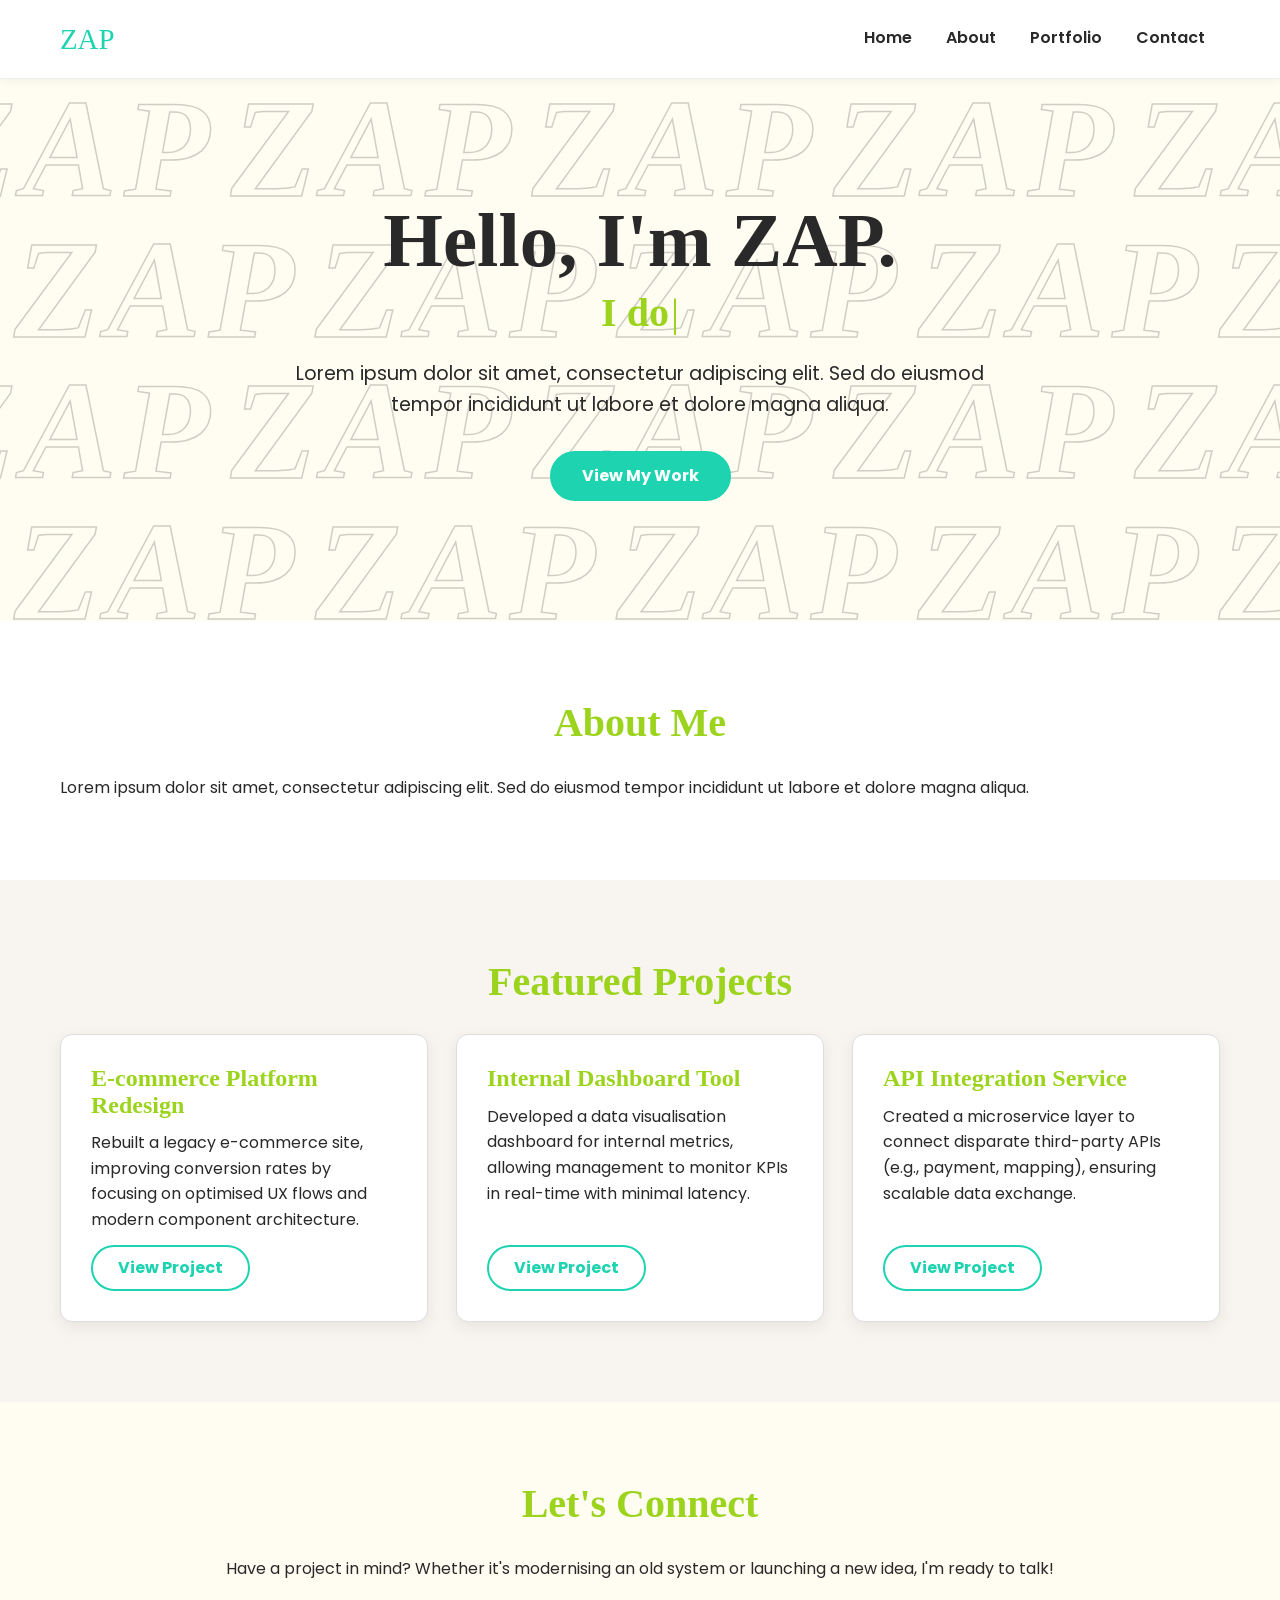
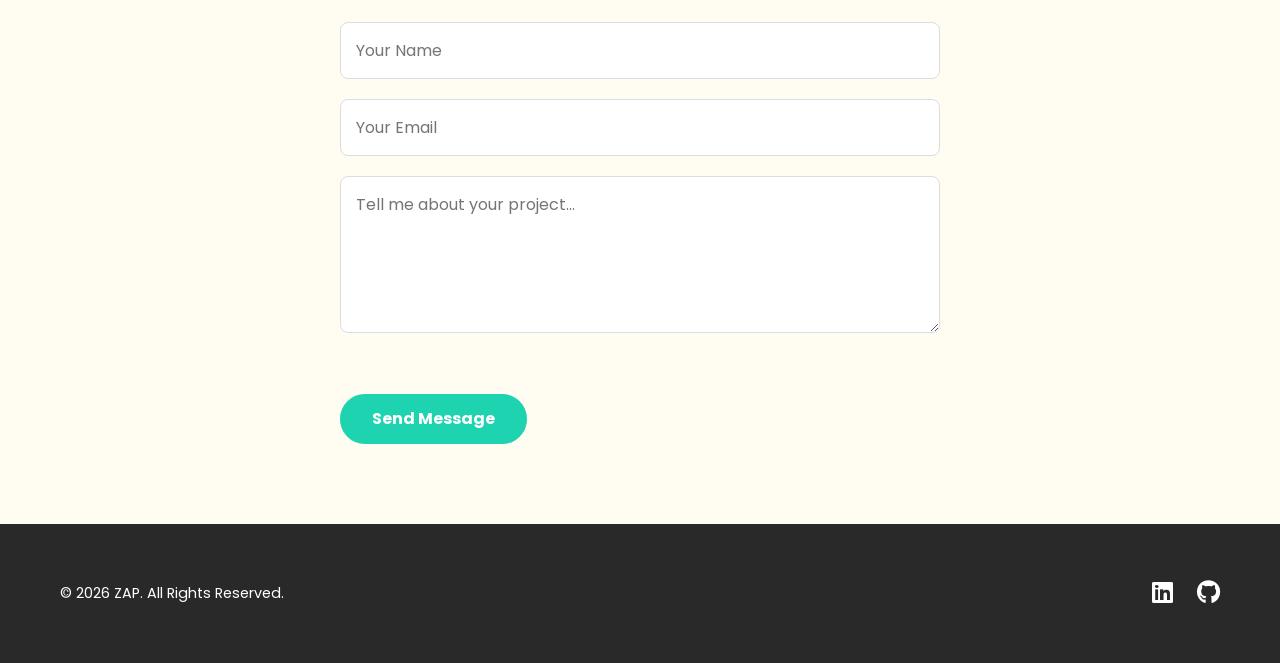
<file: docs/index.html>
<!DOCTYPE html>
<html lang="en">
<head>
    <meta charset="UTF-8">
    <meta name="viewport" content="width=device-width, initial-scale=1.0">
    <meta name="description" content="ZAP – Personal portfolio showcasing web development projects and professional work.">
    <title>ZAP | Personal Portfolio</title>

    <!-- FONT IMPORTS -->
    <link rel="preconnect" href="https://fonts.googleapis.com">
    <link rel="preconnect" href="https://fonts.gstatic.com" crossorigin>
    <link href="https://fonts.googleapis.com/css2?family=Poppins:wght@300;400;600;700&family=Trajan+Supreme&display=swap" rel="stylesheet">

    <!-- STYLES -->
    <link rel="stylesheet" href="./css/style.css">
    <link rel="stylesheet" href="./css/components.css">

    <!-- ICONS -->
    <link rel="stylesheet" href="https://cdnjs.cloudflare.com/ajax/libs/font-awesome/6.0.0/css/all.min.css">
</head>
<body>

    <!-- NAVIGATION -->
    <header class="header">
        <div class="container nav-content">
            <a href="#home" class="logo">ZAP</a>
            <nav class="navbar" aria-label="Main navigation">
                <ul role="menubar">
                    <li role="none"><a href="#home" role="menuitem">Home</a></li>
                    <li role="none"><a href="#about" role="menuitem">About</a></li>
                    <li role="none"><a href="#portfolio" role="menuitem">Portfolio</a></li>
                    <li role="none"><a href="#contact" role="menuitem">Contact</a></li>
                </ul>
            </nav>
            <button class="menu-toggle" aria-label="Toggle Navigation Menu" aria-expanded="false" aria-controls="navbar">&#9776;</button>
        </div>
    </header>

    <!-- MAIN -->
    <main>

        <!-- HERO -->
        <section id="home" class="hero-section">
            <!-- Layer 1: teal radial glow (below ZAP) -->
            <canvas class="hero-glow" id="heroGlow" aria-hidden="true"></canvas>
            <!-- Layer 2: ZAP letters -->
            <div class="hero-zap" id="zapGrid" aria-hidden="true"></div>
            <!-- Layer 3: text content -->
            <div class="hero-text container">
                <h1>Hello, I'm ZAP.</h1>
                <h2><span id="typewriter"></span><span class="cursor" aria-hidden="true">|</span></h2>
                <p>Lorem ipsum dolor sit amet, consectetur adipiscing elit. Sed do eiusmod tempor incididunt ut labore et dolore magna aliqua.</p>
            </div>
            <!-- Layer 4: button -->
            <div class="hero-cta">
                <a href="#portfolio" class="button button-primary">View My Work</a>
            </div>
            <!-- Layer 5: mouse tracker (covers everything, pointer-events only) -->
            <div class="hero-mouse" id="heroMouse" aria-hidden="true"></div>
        </section>

        <!-- ABOUT -->
        <section id="about" class="section about-me">
            <div class="container">
                <h3>About Me</h3>
                <p>Lorem ipsum dolor sit amet, consectetur adipiscing elit. Sed do eiusmod tempor incididunt ut labore et dolore magna aliqua.</p>
            </div>
        </section>

        <!-- PORTFOLIO -->
        <section id="portfolio" class="section portfolio-showcase">
            <div class="container">
                <h3>Featured Projects</h3>
                <div class="project-grid">
                    <article class="card project-item">
                        <h4>E-commerce Platform Redesign</h4>
                        <p>Rebuilt a legacy e-commerce site, improving conversion rates by focusing on optimised UX flows and modern component architecture.</p>
                        <a href="#" target="_blank" rel="noopener noreferrer" class="button button-secondary">View Project</a>
                    </article>
                    <article class="card project-item">
                        <h4>Internal Dashboard Tool</h4>
                        <p>Developed a data visualisation dashboard for internal metrics, allowing management to monitor KPIs in real-time with minimal latency.</p>
                        <a href="#" target="_blank" rel="noopener noreferrer" class="button button-secondary">View Project</a>
                    </article>
                    <article class="card project-item">
                        <h4>API Integration Service</h4>
                        <p>Created a microservice layer to connect disparate third-party APIs (e.g., payment, mapping), ensuring scalable data exchange.</p>
                        <a href="#" target="_blank" rel="noopener noreferrer" class="button button-secondary">View Project</a>
                    </article>
                </div>
            </div>
        </section>

        <!-- CONTACT -->
        <section id="contact" class="section contact-form-section">
            <div class="container">
                <h3>Let's Connect</h3>
                <p class="contact-intro">Have a project in mind? Whether it's modernising an old system or launching a new idea, I'm ready to talk!</p>
                <form class="contact-form" action="#" method="POST" novalidate>
                    <input type="text" name="name" placeholder="Your Name" required autocomplete="name">
                    <input type="email" name="email" placeholder="Your Email" required autocomplete="email">
                    <textarea name="message" rows="5" placeholder="Tell me about your project..."></textarea>
                    <div class="form-feedback" aria-live="polite" aria-atomic="true"></div>
                    <button type="submit" class="button button-primary">Send Message</button>
                </form>
            </div>
        </section>

    </main>

    <!-- FOOTER -->
    <footer class="footer">
        <div class="container footer-content">
            <p>&copy; 2026 ZAP. All Rights Reserved.</p>
            <div class="social-links">
                <a href="#" aria-label="LinkedIn"><i class="fab fa-linkedin"></i></a>
                <a href="#" aria-label="GitHub"><i class="fab fa-github"></i></a>
            </div>
        </div>
    </footer>

    <script src="./js/main.js"></script>
</body>
</html>
</file>
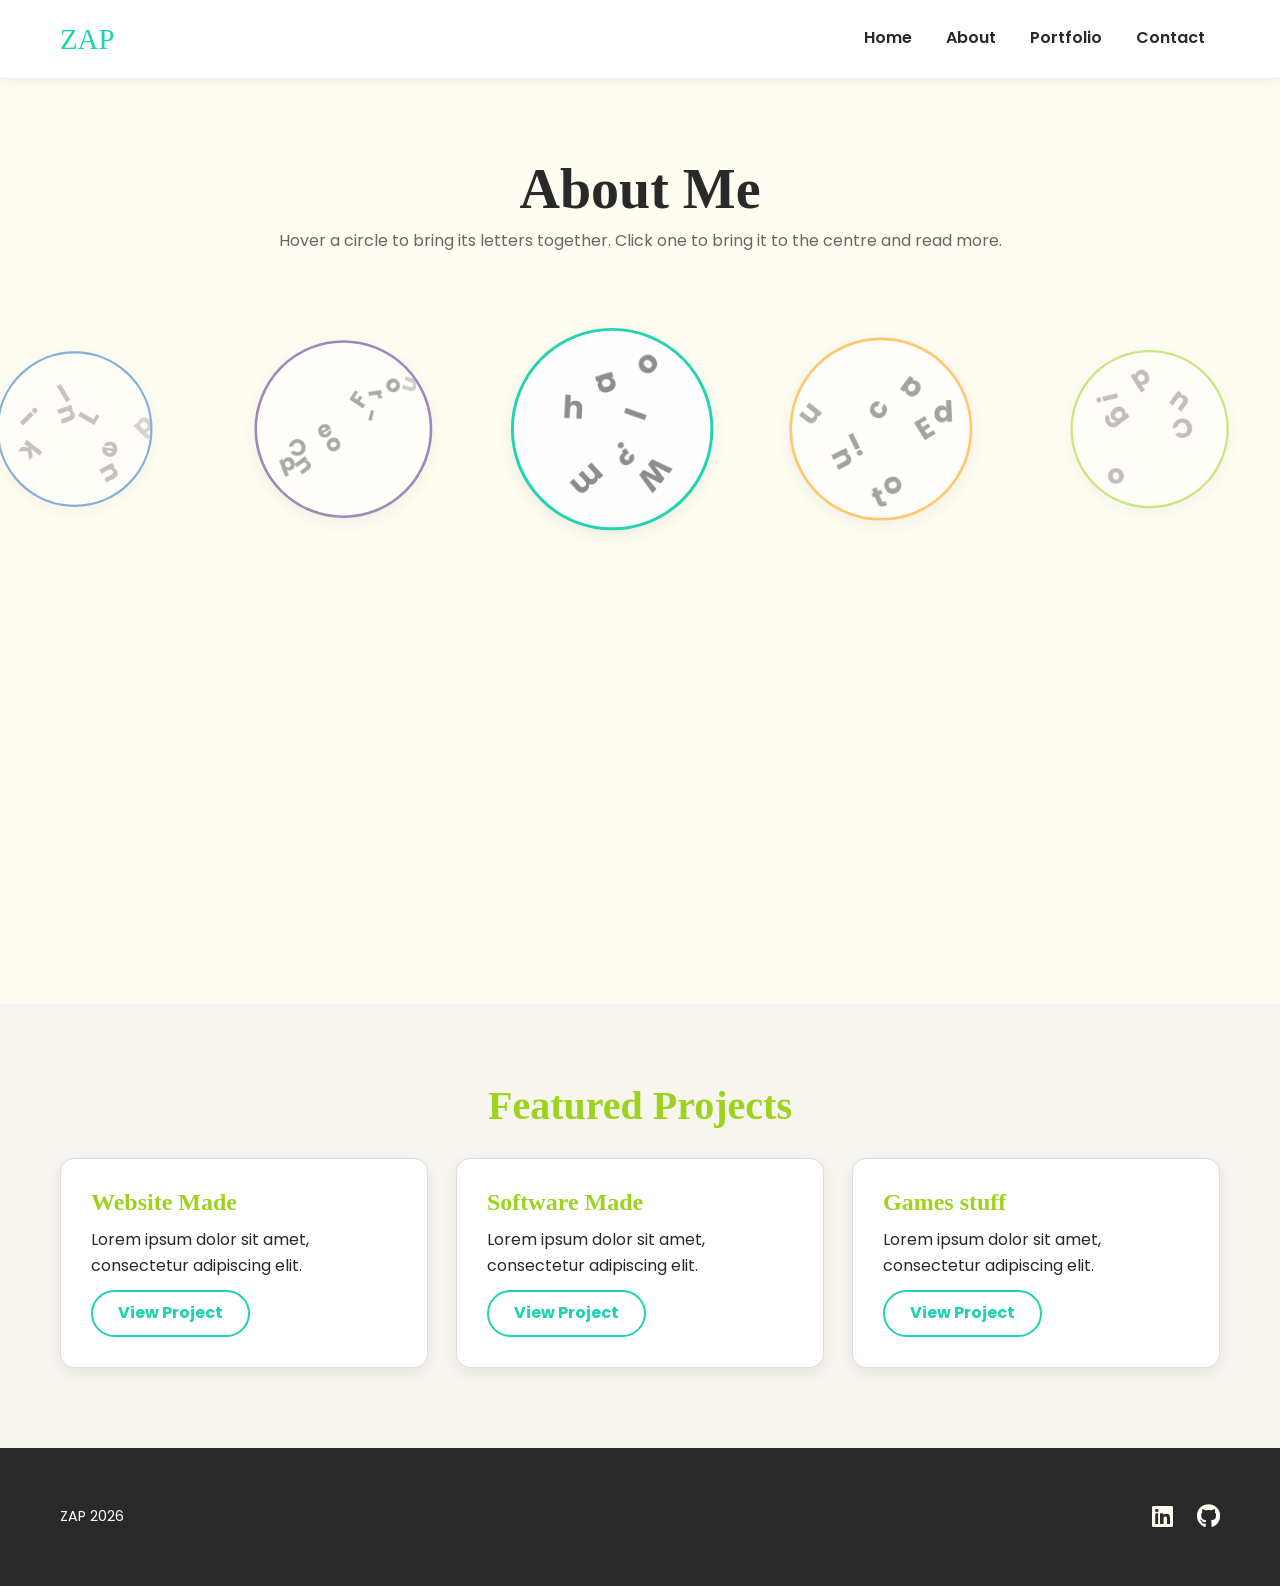
<file: about.html>
<!DOCTYPE html>
<html lang="en">
<head>
    <meta charset="UTF-8">
    <meta name="viewport" content="width=device-width, initial-scale=1.0">
    <meta name="description" content="ZAP – About page, learn more about who I am, my education, coding, game dev, and where to find me.">
    <title>About | ZAP</title>

    <link rel="preconnect" href="https://fonts.googleapis.com">
    <link rel="preconnect" href="https://fonts.gstatic.com" crossorigin>
    <link href="https://fonts.googleapis.com/css2?family=Poppins:wght@300;400;600;700&family=Trajan+Supreme&display=swap" rel="stylesheet">

    <link rel="stylesheet" href="./css/style.css">
    <link rel="stylesheet" href="./css/components.css">
    <link rel="stylesheet" href="./css/about.css">
    <link rel="stylesheet" href="./css/page-transition.css">
    <link rel="stylesheet" href="https://cdnjs.cloudflare.com/ajax/libs/font-awesome/6.0.0/css/all.min.css">
</head>
<body>
    <script src="./js/page-transition.js"></script>

    <header class="header">
        <div class="container nav-content">
            <a href="index.html#home" class="logo">ZAP</a>
            <nav class="navbar" aria-label="Main navigation">
                <ul role="menubar">
                    <li role="none"><a href="index.html#home" role="menuitem">Home</a></li>
                    <li role="none"><a href="about.html" role="menuitem" aria-current="page">About</a></li>
                    <li role="none"><a href="index.html#portfolio" role="menuitem">Portfolio</a></li>
                    <li role="none"><a href="index.html#contact" role="menuitem">Contact</a></li>
                </ul>
            </nav>
            <button class="menu-toggle" aria-label="Toggle Navigation Menu" aria-expanded="false" aria-controls="navbar">&#9776;</button>
        </div>
    </header>

    <main>
        <section id="aboutText" class="section about-text-section">
            <div class="container">
                <h1 class="about-text-title">About Me</h1>
                <p class="about-text-intro">Hover a circle to bring its letters together. Click one to bring it to the centre and read more.</p>

                <div class="about-stage" id="aboutStage">
                    <div class="about-carousel" id="aboutCarousel">
                        <div class="about-circle" data-key="whoami" data-heading="Who am I?" data-color="#1DD3B0" data-bg-color="#E9FBF7" data-text-color="#0E6F5C" data-text="Hey there! I'm an 18yo interested in and do a lot of stuff. Off the top of my head there's coding, game dev, web dev, software dev, science and more! I'm working on building businesses currently, including breaking into the software and web dev space. I'm also looking towards Medicine.">
                            <canvas class="about-circle-canvas"></canvas>
                        </div>
                        <div class="about-circle" data-key="education" data-heading="Education" data-color="#FFBA49" data-bg-color="#FFF6E6" data-text-color="#8A5A00" data-text="Man it's the Summer break and you're talking about school?? Well, I've done my A Levels (results pending) and then hopefully it's off to uni to study Medicine.">
                            <canvas class="about-circle-canvas"></canvas>
                        </div>
                        <div class="about-circle" data-key="coding" data-heading="Coding" data-color="#9BD31D" data-bg-color="#F2FBE4" data-text-color="#4E6E0C" data-text='print("Hello, World!") Yes I code a fair bit, from games to software to websites, it has become quite the mixed bag. You can see some of my work somewhere on this website, and more on my Github (you can find the link, I believe in you!)'>
                            <canvas class="about-circle-canvas"></canvas>
                        </div>
                        <div class="about-circle" data-key="gamedev" data-heading="Game Dev" data-color="#FF6F91" data-bg-color="#FFECF1" data-text-color="#99123A" data-text="Woah he does game dev too?? It's actually how I got into coding in the first place! This was all pre-big-LLM-AI-etc, so built an actual coding foundation. And game dev involves so much more, from art to music to graphics design to psychology to so much more!! Though so far it's mostly been passion projects.There's an itch.io link somewhere on this website, hope you find it!">
                            <canvas class="about-circle-canvas"></canvas>
                        </div>
                        <div class="about-circle" data-key="linkedin" data-heading="LinkedIn" data-color="#0A66C2" data-bg-color="#E8F1FB" data-text-color="#08427D" data-text="Now why should LinkedIn get its own subtitle? Oh wait I post content on LinkedIn, roughly daily as well! There's all sorts of posts there, drop me a follow if you're interested. There's a link somewhere on this website, I'm sure you'll find it!">
                            <canvas class="about-circle-canvas"></canvas>
                        </div>
                        <div class="about-circle" data-key="cofounder" data-heading="Co-Founder" data-color="#7B5EA7" data-bg-color="#F1ECF9" data-text-color="#4A3572" data-text="Hold on you've co-founded something? Yes. I co-founded Train 2 Health, your next first aid training company. I've managed a lot of the tech side: i.e. the website (link is somewhere for you to find!), emails, certificates, graphics design and software. Probably some more things I'm missing in that list...">
                            <canvas class="about-circle-canvas"></canvas>
                        </div>
                    </div>

                    <div class="about-text-output" id="aboutTextOutput"></div>

                    <canvas class="about-stage-canvas" id="aboutStageCanvas"></canvas>
                </div>
            </div>
        </section>

        <!-- PORTFOLIO -->
        <section id="portfolio" class="section portfolio-showcase">
            <div class="container">
                <h3>Featured Projects</h3>
                <div class="project-grid">
                    <article class="card project-item">
                        <h4>Website Made</h4>
                        <p>Lorem ipsum dolor sit amet, consectetur adipiscing elit.</p>
                        <a href="#" target="_blank" rel="noopener noreferrer" class="button button-secondary">View Project</a>
                    </article>
                    <article class="card project-item">
                        <h4>Software Made</h4>
                        <p>Lorem ipsum dolor sit amet, consectetur adipiscing elit.</p>
                        <a href="#" target="_blank" rel="noopener noreferrer" class="button button-secondary">View Project</a>
                    </article>
                    <article class="card project-item">
                        <h4>Games stuff</h4>
                        <p>Lorem ipsum dolor sit amet, consectetur adipiscing elit.</p>
                        <a href="#" target="_blank" rel="noopener noreferrer" class="button button-secondary">View Project</a>
                    </article>
                </div>
            </div>
        </section>

        <!-- CONTACT
        <section id="contact" class="section contact-form-section">
            <div class="container">
                <h3>Let's Connect</h3>
                <p class="contact-intro">Have a project in mind? Whether it's modernising an old system or launching a new idea, I'm ready to talk!</p>
                <form class="contact-form" action="#" method="POST" novalidate>
                    <input type="text" name="name" placeholder="Your Name" required autocomplete="name">
                    <input type="email" name="email" placeholder="Your Email" required autocomplete="email">
                    <textarea name="message" rows="5" placeholder="Tell me about your project..."></textarea>
                    <div class="form-feedback" aria-live="polite" aria-atomic="true"></div>
                    <button type="submit" class="button button-primary">Send Message</button>
                </form>
            </div>
        </section> -->
    </main>

    <footer class="footer">
        <div class="container footer-content">
            <p>ZAP 2026</p>
            <div class="social-links">
                <a href="#" aria-label="LinkedIn"><i class="fab fa-linkedin"></i></a>
                <a href="#" aria-label="GitHub"><i class="fab fa-github"></i></a>
            </div>
        </div>
    </footer>

    <script src="./js/main.js"></script>
    <script src="./js/about.js"></script>
</body>
</html>
</file>
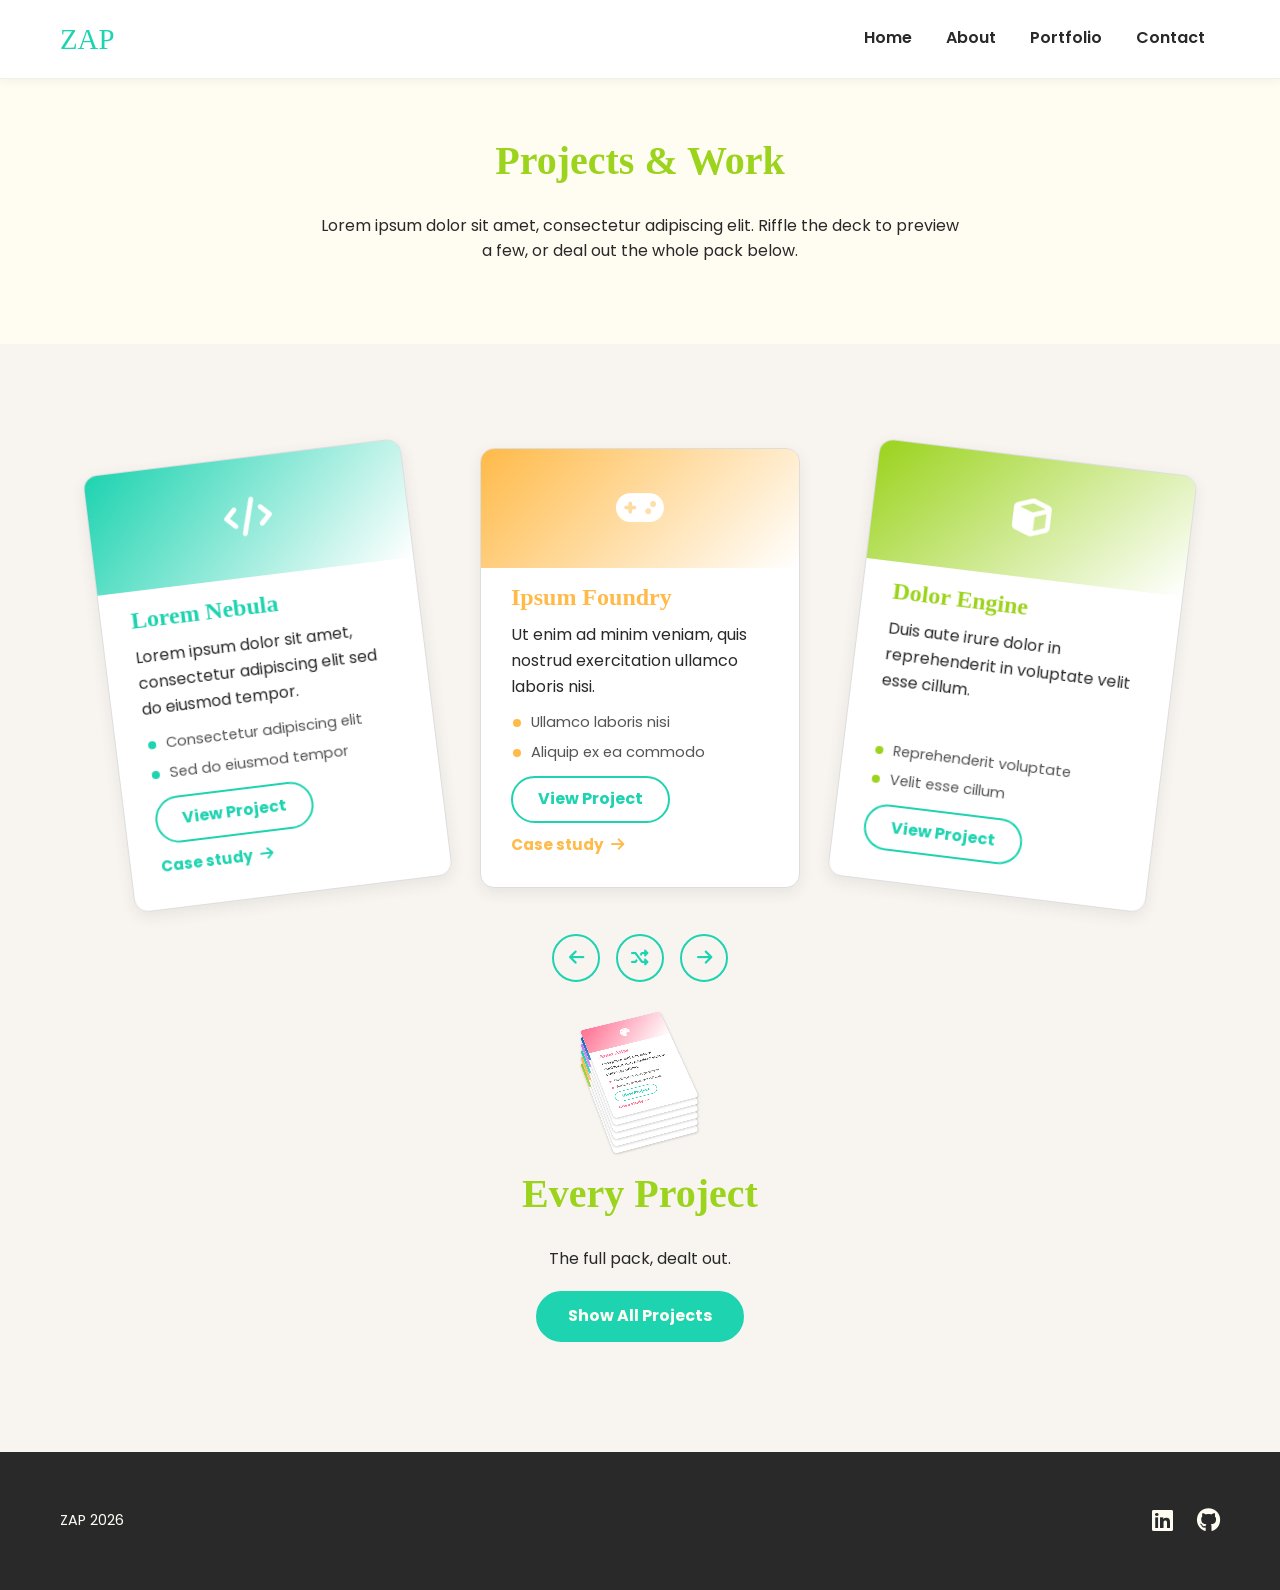
<file: projects.html>
<!DOCTYPE html>
<html lang="en">
<head>
    <meta charset="UTF-8">
    <meta name="viewport" content="width=device-width, initial-scale=1.0">
    <meta name="description" content="Projects and work by Zayan Pannun (ZAP) — a deck of web, software and game development builds.">
    <title>ZAP | Projects</title>

    <link rel="preconnect" href="https://fonts.googleapis.com">
    <link rel="preconnect" href="https://fonts.gstatic.com" crossorigin>
    <link href="https://fonts.googleapis.com/css2?family=Poppins:wght@300;400;600;700&family=Trajan+Supreme&display=swap" rel="stylesheet">

    <link rel="stylesheet" href="./css/style.css">
    <link rel="stylesheet" href="./css/components.css">
    <link rel="stylesheet" href="./css/page-transition.css">
    <link rel="stylesheet" href="https://cdnjs.cloudflare.com/ajax/libs/font-awesome/6.0.0/css/all.min.css">
</head>
<body>
    <script src="./js/page-transition.js"></script>

    <header class="header">
        <div class="container nav-content">
            <a href="index.html" class="logo">ZAP</a>
            <nav class="navbar" aria-label="Main navigation">
                <ul role="menubar">
                    <li role="none"><a href="index.html" role="menuitem">Home</a></li>
                    <li role="none"><a href="about.html" role="menuitem">About</a></li>
                    <li role="none"><a href="projects.html" role="menuitem" aria-current="page">Portfolio</a></li>
                    <li role="none"><a href="index.html#footer" role="menuitem">Contact</a></li>
                </ul>
            </nav>
            <button class="menu-toggle" aria-label="Toggle Navigation Menu" aria-expanded="false" aria-controls="navbar">&#9776;</button>
        </div>
    </header>

    <main>

        <!-- INTRO -->
        <section class="section projects-intro-section">
            <div class="container">
                <h3>Projects &amp; Work</h3>
                <p class="lead">Lorem ipsum dolor sit amet, consectetur adipiscing elit. Riffle the deck to preview a few, or deal out the whole pack below.</p>
            </div>
        </section>

        <!-- PROJECT DECK -->
        <!-- The deck (fan/pack + controls) always stays put here. "Show All"
             moves these SAME card elements down into #projectGrid below the
             button (js/projects.js §6 reparents + FLIPs them, nothing is
             cloned), then fades #deckArea out once it's empty; "Put Cards
             Back" reverses it. Card markup lives once, right here. -->
        <section class="section projects-deck-section">
            <div class="container">
                <div class="deck-area" id="deckArea">
                <div class="project-deck" id="projectDeck" aria-live="polite">
                    <article class="card project-item deck-card" style="--card-accent: var(--primary-color);">
                        <div class="project-thumb" aria-hidden="true"><i class="fas fa-code"></i></div>
                        <h4>Lorem Nebula</h4>
                        <p>Lorem ipsum dolor sit amet, consectetur adipiscing elit sed do eiusmod tempor.</p>
                        <ul class="project-points">
                            <li>Consectetur adipiscing elit</li>
                            <li>Sed do eiusmod tempor</li>
                        </ul>
                        <div class="card-links">
                            <a href="#" class="button button-secondary">View Project</a>
                            <a href="projects/case-study.html" class="case-study-link">Case study <i class="fas fa-arrow-right" aria-hidden="true"></i></a>
                        </div>
                    </article>
                    <article class="card project-item deck-card" style="--card-accent: var(--accent-color);">
                        <div class="project-thumb" aria-hidden="true"><i class="fas fa-gamepad"></i></div>
                        <h4>Ipsum Foundry</h4>
                        <p>Ut enim ad minim veniam, quis nostrud exercitation ullamco laboris nisi.</p>
                        <ul class="project-points">
                            <li>Ullamco laboris nisi</li>
                            <li>Aliquip ex ea commodo</li>
                        </ul>
                        <div class="card-links">
                            <a href="#" class="button button-secondary">View Project</a>
                            <a href="projects/case-study.html" class="case-study-link">Case study <i class="fas fa-arrow-right" aria-hidden="true"></i></a>
                        </div>
                    </article>
                    <article class="card project-item deck-card" style="--card-accent: var(--secondary-color);">
                        <div class="project-thumb" aria-hidden="true"><i class="fas fa-cube"></i></div>
                        <h4>Dolor Engine</h4>
                        <p>Duis aute irure dolor in reprehenderit in voluptate velit esse cillum.</p>
                        <ul class="project-points">
                            <li>Reprehenderit voluptate</li>
                            <li>Velit esse cillum</li>
                        </ul>
                        <div class="card-links">
                            <a href="#" class="button button-secondary">View Project</a>
                        </div>
                    </article>
                    <article class="card project-item deck-card" style="--card-accent: #FF6F91;">
                        <div class="project-thumb" aria-hidden="true"><i class="fas fa-palette"></i></div>
                        <h4>Amet Atlas</h4>
                        <p>Excepteur sint occaecat cupidatat non proident sunt in culpa qui officia.</p>
                        <ul class="project-points">
                            <li>Cupidatat non proident</li>
                            <li>Sunt in culpa qui officia</li>
                        </ul>
                        <div class="card-links">
                            <a href="#" class="button button-secondary">View Project</a>
                            <a href="projects/case-study.html" class="case-study-link">Case study <i class="fas fa-arrow-right" aria-hidden="true"></i></a>
                        </div>
                    </article>
                    <article class="card project-item deck-card" style="--card-accent: #0A66C2;">
                        <div class="project-thumb" aria-hidden="true"><i class="fas fa-terminal"></i></div>
                        <h4>Consectetur Grid</h4>
                        <p>Sed ut perspiciatis unde omnis iste natus error sit voluptatem accusantium.</p>
                        <ul class="project-points">
                            <li>Perspiciatis unde omnis</li>
                            <li>Natus error sit voluptatem</li>
                        </ul>
                        <div class="card-links">
                            <a href="#" class="button button-secondary">View Project</a>
                        </div>
                    </article>
                    <article class="card project-item deck-card" style="--card-accent: #C879FF;">
                        <div class="project-thumb" aria-hidden="true"><i class="fas fa-wand-magic-sparkles"></i></div>
                        <h4>Tempor Loom</h4>
                        <p>Nemo enim ipsam voluptatem quia voluptas sit aspernatur aut odit aut fugit.</p>
                        <ul class="project-points">
                            <li>Voluptatem quia voluptas</li>
                            <li>Aspernatur aut odit</li>
                        </ul>
                        <div class="card-links">
                            <a href="#" class="button button-secondary">View Project</a>
                        </div>
                    </article>
                    <article class="card project-item deck-card" style="--card-accent: var(--primary-color);">
                        <div class="project-thumb" aria-hidden="true"><i class="fas fa-mobile-screen"></i></div>
                        <h4>Adipiscing Relay</h4>
                        <p>Neque porro quisquam est qui dolorem ipsum quia dolor sit amet consectetur.</p>
                        <ul class="project-points">
                            <li>Quisquam est qui dolorem</li>
                            <li>Ipsum quia dolor sit</li>
                        </ul>
                        <div class="card-links">
                            <a href="#" class="button button-secondary">View Project</a>
                        </div>
                    </article>
                    <article class="card project-item deck-card" style="--card-accent: var(--accent-color);">
                        <div class="project-thumb" aria-hidden="true"><i class="fas fa-robot"></i></div>
                        <h4>Eiusmod Beacon</h4>
                        <p>Quis autem vel eum iure reprehenderit qui in ea voluptate velit esse quam.</p>
                        <ul class="project-points">
                            <li>Vel eum iure reprehenderit</li>
                            <li>In ea voluptate velit</li>
                        </ul>
                        <div class="card-links">
                            <a href="#" class="button button-secondary">View Project</a>
                            <a href="projects/case-study.html" class="case-study-link">Case study <i class="fas fa-arrow-right" aria-hidden="true"></i></a>
                        </div>
                    </article>
                    <article class="card project-item deck-card" style="--card-accent: var(--secondary-color);">
                        <div class="project-thumb" aria-hidden="true"><i class="fas fa-chart-line"></i></div>
                        <h4>Tempor Cascade</h4>
                        <p>Et harum quidem rerum facilis est et expedita distinctio nam libero tempore.</p>
                        <ul class="project-points">
                            <li>Facilis est et expedita</li>
                            <li>Nam libero tempore</li>
                        </ul>
                        <div class="card-links">
                            <a href="#" class="button button-secondary">View Project</a>
                        </div>
                    </article>
                </div>

                <div class="deck-chrome" id="deckChrome">
                    <div class="deck-controls">
                        <button class="button button-secondary deck-cycle" id="deckPrevBtn" aria-controls="projectDeck" aria-label="Previous cards">
                            <i class="fas fa-arrow-left" aria-hidden="true"></i>
                        </button>
                        <button class="button button-secondary deck-cycle" id="deckShuffleBtn" aria-controls="projectDeck" aria-label="Shuffle deck">
                            <i class="fas fa-shuffle" aria-hidden="true"></i>
                        </button>
                        <button class="button button-secondary deck-cycle" id="deckNextBtn" aria-controls="projectDeck" aria-label="Next cards">
                            <i class="fas fa-arrow-right" aria-hidden="true"></i>
                        </button>
                    </div>

                    <div class="deck-stack" id="projectDeckStack" aria-hidden="true"></div>
                </div>
                </div>

                <div class="projects-all-header">
                    <h3>Every Project</h3>
                    <p>The full pack, dealt out.</p>
                    <button class="button button-primary" id="showAllBtn" aria-expanded="false" aria-controls="projectGrid">Show All Projects</button>
                </div>

                <div class="project-grid-area" id="projectGrid"></div>
            </div>
        </section>

    </main>

    <footer id="footer" class="footer">
        <div class="container footer-content">
            <p>ZAP 2026</p>
            <div class="social-links">
                <a href="https://www.linkedin.com/in/zapannun" aria-label="LinkedIn"><i class="fab fa-linkedin"></i></a>
                <a href="https://github.com/z-a-p-0" aria-label="GitHub"><i class="fab fa-github"></i></a>
            </div>
        </div>
    </footer>

    <script src="./js/projects.js"></script>
</body>
</html>
</file>
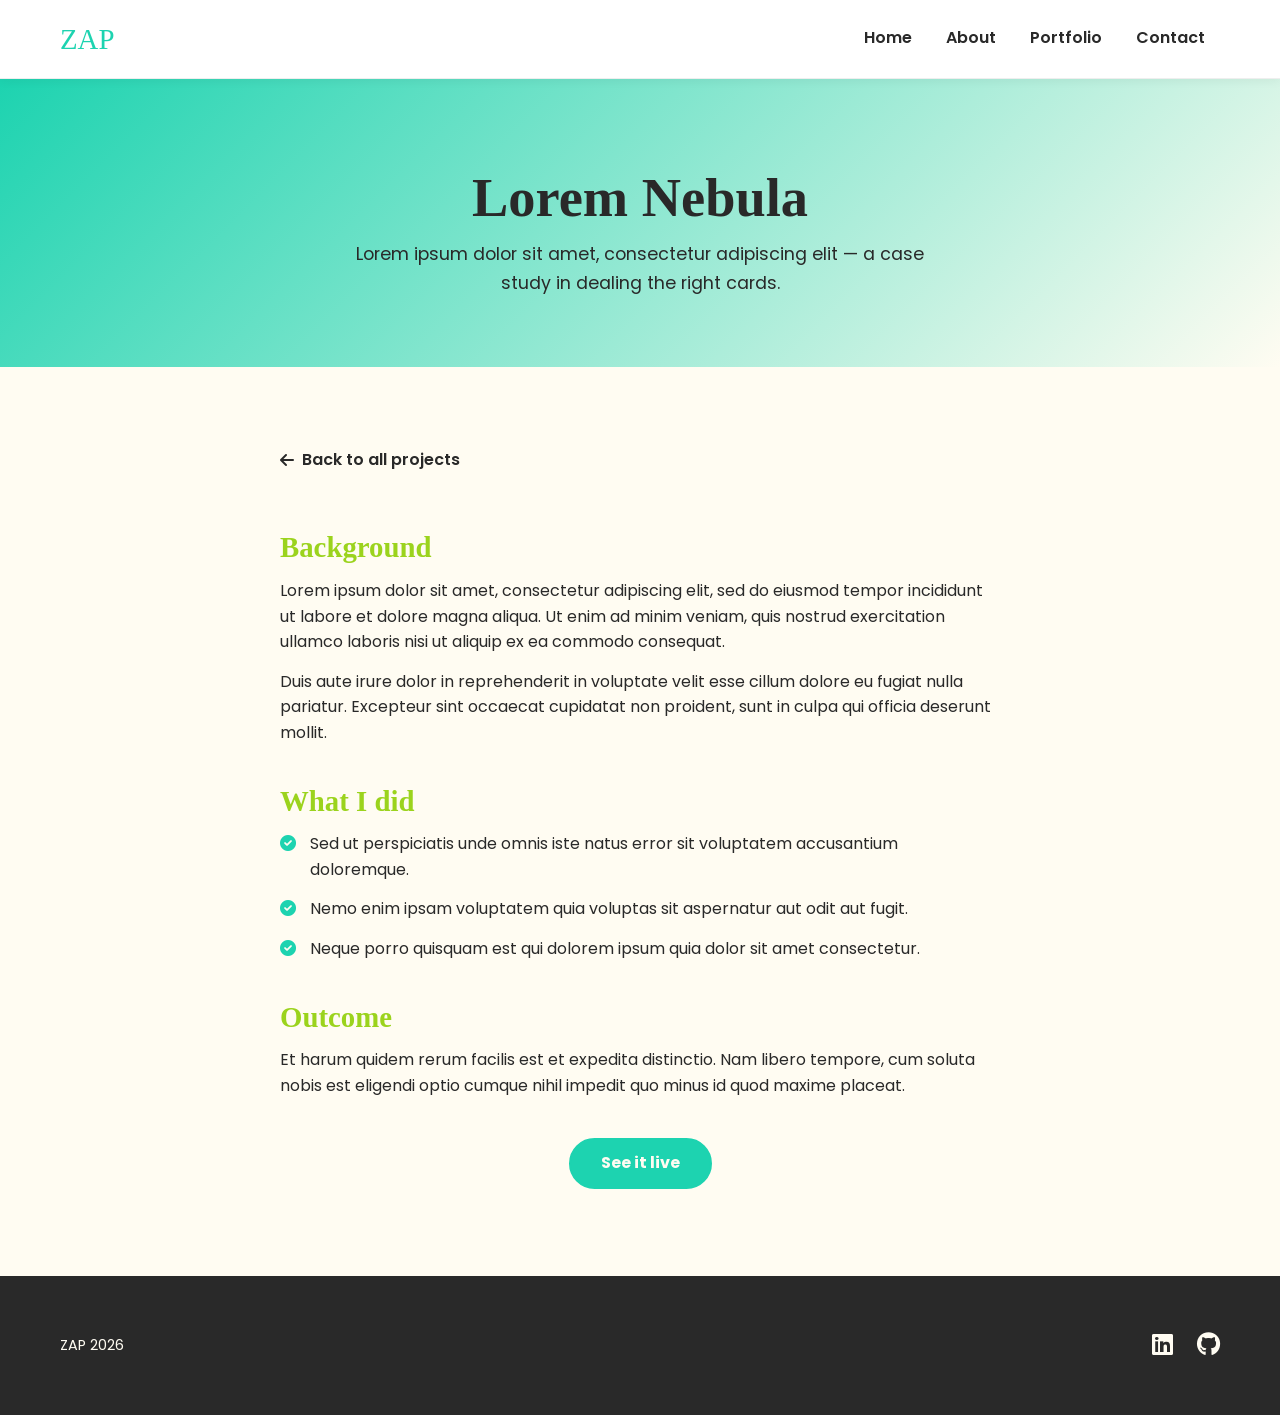
<file: projects/case-study.html>
<!DOCTYPE html>
<html lang="en">
<head>
    <meta charset="UTF-8">
    <meta name="viewport" content="width=device-width, initial-scale=1.0">
    <meta name="description" content="Case study — a deeper look at one of Zayan Pannun's projects.">
    <title>ZAP | Case Study</title>

    <link rel="preconnect" href="https://fonts.googleapis.com">
    <link rel="preconnect" href="https://fonts.gstatic.com" crossorigin>
    <link href="https://fonts.googleapis.com/css2?family=Poppins:wght@300;400;600;700&family=Trajan+Supreme&display=swap" rel="stylesheet">

    <link rel="stylesheet" href="../css/style.css">
    <link rel="stylesheet" href="../css/components.css">
    <link rel="stylesheet" href="../css/page-transition.css">
    <link rel="stylesheet" href="https://cdnjs.cloudflare.com/ajax/libs/font-awesome/6.0.0/css/all.min.css">
</head>
<body style="--case-accent: var(--primary-color);">
    <script src="../js/page-transition.js"></script>

    <header class="header">
        <div class="container nav-content">
            <a href="../index.html" class="logo">ZAP</a>
            <nav class="navbar" aria-label="Main navigation">
                <ul role="menubar">
                    <li role="none"><a href="../index.html" role="menuitem">Home</a></li>
                    <li role="none"><a href="../about.html" role="menuitem">About</a></li>
                    <li role="none"><a href="../projects.html" role="menuitem">Portfolio</a></li>
                    <li role="none"><a href="../index.html#footer" role="menuitem">Contact</a></li>
                </ul>
            </nav>
            <button class="menu-toggle" aria-label="Toggle Navigation Menu" aria-expanded="false" aria-controls="navbar">&#9776;</button>
        </div>
    </header>

    <main>

        <!-- CASE HERO -->
        <section class="case-hero">
            <div class="container">
                <h1>Lorem Nebula</h1>
                <p class="case-tagline">Lorem ipsum dolor sit amet, consectetur adipiscing elit — a case study in dealing the right cards.</p>
            </div>
        </section>

        <section class="section">
            <div class="container case-body">
                <a href="../projects.html" class="case-back"><i class="fas fa-arrow-left" aria-hidden="true"></i> Back to all projects</a>

                <h3>Background</h3>
                <p>Lorem ipsum dolor sit amet, consectetur adipiscing elit, sed do eiusmod tempor incididunt ut labore et dolore magna aliqua. Ut enim ad minim veniam, quis nostrud exercitation ullamco laboris nisi ut aliquip ex ea commodo consequat.</p>
                <p>Duis aute irure dolor in reprehenderit in voluptate velit esse cillum dolore eu fugiat nulla pariatur. Excepteur sint occaecat cupidatat non proident, sunt in culpa qui officia deserunt mollit.</p>

                <h3>What I did</h3>
                <ul class="case-highlights">
                    <li><i class="fas fa-circle-check" aria-hidden="true"></i> Sed ut perspiciatis unde omnis iste natus error sit voluptatem accusantium doloremque.</li>
                    <li><i class="fas fa-circle-check" aria-hidden="true"></i> Nemo enim ipsam voluptatem quia voluptas sit aspernatur aut odit aut fugit.</li>
                    <li><i class="fas fa-circle-check" aria-hidden="true"></i> Neque porro quisquam est qui dolorem ipsum quia dolor sit amet consectetur.</li>
                </ul>

                <h3>Outcome</h3>
                <p>Et harum quidem rerum facilis est et expedita distinctio. Nam libero tempore, cum soluta nobis est eligendi optio cumque nihil impedit quo minus id quod maxime placeat.</p>

                <div class="case-cta">
                    <a href="#" target="_blank" rel="noopener noreferrer" class="button button-primary">See it live</a>
                </div>
            </div>
        </section>

    </main>

    <footer id="footer" class="footer">
        <div class="container footer-content">
            <p>ZAP 2026</p>
            <div class="social-links">
                <a href="https://www.linkedin.com/in/zapannun" aria-label="LinkedIn"><i class="fab fa-linkedin"></i></a>
                <a href="https://github.com/z-a-p-0" aria-label="GitHub"><i class="fab fa-github"></i></a>
            </div>
        </div>
    </footer>

    <script src="../js/projects.js"></script>
</body>
</html>
</file>
<file: docs/css/style.css>
/* ============================================ */
/* CSS VARIABLES                                */
/* ============================================ */
:root {
    --primary-color: #1DD3B0;
    --accent-color: #FFBA49;
    --secondary-color: #9BD31D;
    --dark-text: #292929;
    --light-bg: #FFFCF2;
    --white: #ffffff;
    --card-bg: #ffffff;
    --light-text: #ffffff;
    --border-color: #ddd;

    --font-heading: 'Trajan Supreme', serif;
    --font-body: 'Poppins', sans-serif;

    --shadow-sm: 0 2px 10px rgba(0, 0, 0, 0.05);
    --shadow-card: 0 5px 15px rgba(41, 41, 41, 0.08);
    --shadow-card-hover: 0 12px 30px rgba(29, 211, 176, 0.2);
}


/* ============================================ */
/* 1. GLOBAL RESET & BASE                       */
/* ============================================ */
*, *::before, *::after {
    box-sizing: border-box;
    margin: 0;
    padding: 0;
}

html {
    scroll-behavior: smooth;
}

body {
    font-family: var(--font-body);
    line-height: 1.6;
    color: var(--dark-text);
    background-color: var(--light-bg);
}

h1, h2, h3, h4 {
    font-family: var(--font-heading);
    color: var(--dark-text);
    margin-bottom: 0.5rem;
    line-height: 1.1;
}

img {
    max-width: 100%;
    display: block;
}

/* Keyboard focus styles */
:focus-visible {
    outline: 3px solid var(--primary-color);
    outline-offset: 3px;
    border-radius: 4px;
}

.container {
    max-width: 1200px;
    margin: 0 auto;
    padding: 0 20px;
}

section {
    padding: 80px 0;
}

/* Scroll animation base state */
.section {
    opacity: 0;
    transform: translateY(24px);
    transition: opacity 0.6s ease, transform 0.6s ease;
}

.section.visible {
    opacity: 1;
    transform: translateY(0);
}

@media (prefers-reduced-motion: reduce) {
    .section {
        opacity: 1;
        transform: none;
        transition: none;
    }
}


/* ============================================ */
/* 2. HEADER & NAVIGATION                       */
/* ============================================ */
.header {
    background-color: var(--white);
    border-bottom: 1px solid #eee;
    position: sticky;
    top: 0;
    z-index: 1000;
    box-shadow: var(--shadow-sm);
}

.nav-content {
    display: flex;
    justify-content: space-between;
    align-items: center;
    padding: 15px 20px;
}

.logo {
    font-family: var(--font-heading);
    font-size: 1.8rem;
    text-decoration: none;
    color: var(--primary-color);
}

.navbar ul {
    display: flex;
    list-style: none;
    gap: 4px;
}

.navbar li a {
    text-decoration: none;
    color: var(--dark-text);
    padding: 10px 15px;
    font-weight: 600;
    border-bottom: 2px solid transparent;
    transition: color 0.3s, border-color 0.3s;
    display: block;
}

.navbar li a:hover {
    color: var(--primary-color);
    border-bottom-color: var(--primary-color);
}

/* Mobile toggle — hidden on desktop */
.menu-toggle {
    display: none;
    background: none;
    border: none;
    font-size: 1.5rem;
    cursor: pointer;
    color: var(--dark-text);
    padding: 8px;
    line-height: 1;
}


/* ============================================ */
/* 3. SECTIONS                                  */
/* ============================================ */

/* HERO */
.hero-section {
    padding: 120px 0;
    text-align: center;
    background-color: var(--light-bg);
    position: relative;
    overflow: hidden;
}

/* Layer 1: teal radial glow canvas */
.hero-glow {
    position: absolute;
    inset: 0;
    width: 100%;
    height: 100%;
    pointer-events: none;
    z-index: 1;
}

/* Layer 2: ZAP letter grid */
.hero-zap {
    position: absolute;
    inset: 0;
    overflow: hidden;
    pointer-events: none;
    user-select: none;
    z-index: 2;
}

.hero-zap span {
    position: absolute;
    font-family: var(--font-heading);
    font-size: clamp(5rem, 11vw, 9rem);
    font-weight: 700;
    font-style: italic;
    line-height: 1;
    color: transparent;
    -webkit-text-stroke-width: 1.5px;
    -webkit-text-stroke-color: rgba(41, 41, 41, 0.22);
    pointer-events: none;
    white-space: nowrap;
}

/* Layer 3: hero text */
.hero-text {
    position: relative;
    z-index: 3;
    pointer-events: none;
}

.hero-text h1 {
    font-size: clamp(3rem, 6vw, 5rem);
    margin-bottom: 0.5rem;
}

.hero-text h2 {
    font-size: clamp(1.8rem, 4vw, 2.5rem);
    color: var(--secondary-color);
    margin-bottom: 1.5rem;
}

.hero-text p {
    max-width: 700px;
    margin: 0 auto 30px auto;
    font-size: 1.2rem;
}

/* Layer 4: button */
.hero-cta {
    position: relative;
    z-index: 4;
    margin-top: 8px;
}

/* Layer 5: full-cover mouse tracker */
.hero-mouse {
    position: absolute;
    inset: 0;
    z-index: 5;
    cursor: default;
}

/* ABOUT */
.about-me {
    background-color: var(--white);
}

/* Shared section heading */
.section h3 {
    font-size: 2.5rem;
    margin-bottom: 30px;
    text-align: center;
    color: var(--secondary-color);
}

/* PORTFOLIO */
.portfolio-showcase {
    background-color: #f8f5f1;
}

.project-grid {
    display: grid;
    grid-template-columns: repeat(3, 1fr);
    gap: 28px;
    margin-top: 10px;
}

/* CONTACT */
.contact-form-section {
    background-color: var(--light-bg);
}

.contact-intro {
    text-align: center;
    margin-bottom: 40px;
}


/* ============================================ */
/* 4. FOOTER                                    */
/* ============================================ */
.footer {
    background-color: #292929;
    color: var(--light-text);
    padding: 40px 0;
    font-size: 0.9rem;
}

.footer-content {
    display: flex;
    justify-content: space-between;
    align-items: center;
    padding: 10px 20px;
}

.footer p {
    color: var(--light-text);
}

.social-links a {
    color: var(--light-text);
    margin-left: 20px;
    font-size: 1.5rem;
    transition: color 0.3s;
}

.social-links a:hover {
    color: var(--primary-color);
}


/* ============================================ */
/* 5. MEDIA QUERIES                             */
/* ============================================ */
@media (max-width: 992px) {
    section { padding: 60px 0; }
    .hero-section { padding: 80px 0; }
    .project-grid { grid-template-columns: repeat(2, 1fr); }
}

@media (max-width: 768px) {
    /* Mobile nav */
    .menu-toggle {
        display: block;
    }

    .navbar {
        display: none;
        position: absolute;
        top: 100%;
        left: 0;
        right: 0;
        background-color: var(--white);
        border-top: 1px solid #eee;
        box-shadow: 0 8px 16px rgba(0,0,0,0.08);
        padding: 12px 0;
    }

    .navbar.is-active {
        display: block;
    }

    .navbar ul {
        flex-direction: column;
        gap: 0;
    }

    .navbar li a {
        padding: 14px 20px;
        border-bottom: none;
        border-left: 3px solid transparent;
    }

    .navbar li a:hover {
        border-bottom-color: transparent;
        border-left-color: var(--primary-color);
        background-color: #f5f5f5;
    }

    /* Sections */
    .project-grid { grid-template-columns: 1fr; }

    .footer-content {
        flex-direction: column;
        gap: 16px;
        text-align: center;
    }

    .social-links a {
        margin: 0 10px;
    }
}

@media (max-width: 480px) {
    .hero-text h1 { font-size: 2.2rem; }
    .hero-text h2 { font-size: 1.4rem; }
    .hero-text p  { font-size: 1rem; }
    .section h3   { font-size: 2rem; }
}
</file>
<file: docs/css/components.css>
/* ============================================ */
/* COMPONENTS                                   */
/* Buttons, Cards, Forms                        */
/* ============================================ */


/* ============================================ */
/* BUTTONS                                      */
/* ============================================ */
.button {
    display: inline-block;
    padding: 12px 30px;
    border-radius: 50px;
    text-decoration: none;
    font-family: var(--font-body);
    font-weight: 700;
    font-size: 1rem;
    transition: background-color 0.3s, border-color 0.3s, color 0.3s, transform 0.3s;
    cursor: pointer;
    border: 2px solid transparent;
    line-height: 1.4;
}

.button-primary {
    background-color: var(--primary-color);
    color: var(--white);
    border-color: var(--primary-color);
}

.button-primary:hover {
    background-color: var(--accent-color);
    border-color: var(--accent-color);
    color: var(--dark-text);
    transform: translateY(-3px) scale(1.02);
}

.button-secondary {
    background-color: transparent;
    color: var(--primary-color);
    border-color: var(--primary-color);
    padding: 10px 25px;
}

.button-secondary:hover {
    background-color: var(--primary-color);
    color: var(--white);
    transform: translateY(-1px);
}


/* ============================================ */
/* CARDS                                        */
/* ============================================ */
.card {
    background-color: var(--card-bg);
    border: 1px solid var(--border-color);
    padding: 30px;
    border-radius: 12px;
    box-shadow: var(--shadow-card);
    transition: transform 0.3s, box-shadow 0.3s;
    display: flex;
    flex-direction: column;
    gap: 12px;
}

.card:hover {
    transform: translateY(-8px);
    box-shadow: var(--shadow-card-hover);
}

.project-item h4 {
    color: var(--secondary-color);
    font-size: 1.5rem;
    margin: 0;
}

.project-item p {
    flex: 1;
    margin: 0;
}

.project-item .button {
    align-self: flex-start;
    margin-top: auto;
}


/* ============================================ */
/* CONTACT FORM                                 */
/* ============================================ */
.contact-form {
    display: grid;
    gap: 20px;
    max-width: 600px;
    margin: 0 auto;
}

.contact-form input[type="text"],
.contact-form input[type="email"],
.contact-form textarea {
    width: 100%;
    padding: 15px;
    border: 1px solid var(--border-color);
    border-radius: 8px;
    font-family: var(--font-body);
    font-size: 1rem;
    background-color: var(--white);
    color: var(--dark-text);
    transition: border-color 0.3s, box-shadow 0.3s;
}

.contact-form input:focus,
.contact-form textarea:focus {
    outline: none;
    border-color: var(--primary-color);
    box-shadow: 0 0 0 3px rgba(29, 211, 176, 0.2);
}

.contact-form input.error,
.contact-form textarea.error {
    border-color: #e74c3c;
    box-shadow: 0 0 0 3px rgba(231, 76, 60, 0.15);
}

.contact-form textarea {
    resize: vertical;
    min-height: 120px;
}

.contact-form .button {
    justify-self: start;
}

/* Inline form feedback */
.form-feedback {
    font-size: 0.95rem;
    font-weight: 600;
    min-height: 1.4em;
    border-radius: 6px;
    padding: 0;
    transition: all 0.3s;
}

.form-feedback.success {
    color: #1a8a72;
    background-color: #d4f5ee;
    padding: 12px 16px;
}

.form-feedback.error {
    color: #c0392b;
    background-color: #fdecea;
    padding: 12px 16px;
}


/* ============================================ */
/* TYPEWRITER CURSOR                            */
/* ============================================ */
.cursor {
    display: inline-block;
    color: var(--secondary-color);
    font-weight: 300;
    margin-left: 2px;
    animation: blink 1.1s step-start infinite;
}

.cursor.typing {
    animation: none;
    opacity: 1;
}

@keyframes blink {
    0%, 100% { opacity: 1; }
    50%       { opacity: 0; }
}
</file>
<file: css/style.css>
/* ============================================ */
/* CSS VARIABLES                                */
/* ============================================ */
:root {
    --primary-color: #1DD3B0;
    --accent-color: #FFBA49;
    --secondary-color: #9BD31D;
    --dark-text: #292929;
    --light-bg: #FFFCF2;
    --white: #FFFFFF;
    --card-bg: #fff;
    --light-text: #FFFCF2;
    --border-color: #ddd;

    --font-heading: 'Trajan Supreme', serif;
    --font-body: 'Poppins', sans-serif;

    --shadow-sm: 0 2px 10px rgba(0, 0, 0, 0.05);
    --shadow-card: 0 5px 15px rgba(41, 41, 41, 0.08);
    --shadow-card-hover: 0 12px 30px rgba(29, 211, 176, 0.2);
}

/* ============================================ */
/* 1. GLOBAL RESET & BASE                       */
/* ============================================ */
*, *::before, *::after { box-sizing: border-box; margin: 0; padding: 0; }
html { scroll-behavior: smooth; }
body { font-family: var(--font-body); line-height: 1.6; color: var(--dark-text); background-color: var(--light-bg); }
h1, h2, h3, h4 { font-family: var(--font-heading); color: var(--dark-text); margin-bottom: 0.5rem; line-height: 1.1; }
img { max-width: 100%; display: block; }
:focus-visible { outline: 3px solid var(--primary-color); outline-offset: 3px; border-radius: 4px; }
.container { max-width: 1200px; margin: 0 auto; padding: 0 20px; }
section { padding: 80px 0; }

.section { opacity: 0; transform: translateY(24px); transition: opacity 0.6s ease, transform 0.6s ease; }
.section.visible { opacity: 1; transform: translateY(0); }
@media (prefers-reduced-motion: reduce) { .section { opacity: 1; transform: none; transition: none; } }

/* ============================================ */
/* 2. HEADER & NAVIGATION                       */
/* ============================================ */
.header { background-color: var(--white); border-bottom: 1px solid #eee; position: sticky; top: 0; z-index: 1000; box-shadow: var(--shadow-sm); }
.nav-content { display: flex; justify-content: space-between; align-items: center; padding: 15px 20px; }
.logo { font-family: var(--font-heading); font-size: 1.8rem; text-decoration: none; color: var(--primary-color); }
.navbar ul { display: flex; list-style: none; gap: 4px; }
.navbar li a { text-decoration: none; color: var(--dark-text); padding: 10px 15px; font-weight: 600; border-bottom: 2px solid transparent; transition: color 0.3s, border-color 0.3s; display: block; }
.navbar li a:hover { color: var(--primary-color); border-bottom-color: var(--primary-color); }
.menu-toggle { display: none; background: none; border: none; font-size: 1.5rem; cursor: pointer; color: var(--dark-text); padding: 8px; line-height: 1; }

/* ============================================ */
/* 3. HERO SECTION                              */
/* ============================================ */
.hero-section {
    padding: 120px 0;
    text-align: center;
    background-color: var(--light-bg);
    position: relative;
    overflow: hidden;
}

/* Layer 1 */
.hero-glow { position: absolute; inset: 0; width: 100%; height: 100%; pointer-events: none; z-index: 1; }

/* Layer 2 */
.hero-zap { position: absolute; inset: 0; overflow: hidden; pointer-events: none; user-select: none; z-index: 2; }
.hero-zap span {
    position: absolute;
    font-family: var(--font-heading);
    font-size: clamp(5rem, 11vw, 9rem);
    font-weight: 700;
    font-style: italic;
    line-height: 1;
    color: transparent;
    -webkit-text-stroke-width: 1.5px;
    -webkit-text-stroke-color: rgba(41, 41, 41, 0.22);
    pointer-events: none;
    white-space: nowrap;
}

/* Layer 3 */
.hero-text {
    position: relative;
    z-index: 3;
    pointer-events: none;
    text-shadow: -1px 0 10px #FFFCF2, 0 1px 10px #FFFCF2, 1px 0 10px #FFFCF2, 0 -1px 10px #FFFCF2,
                 -1px 0 10px #FFFCF2, 0 1px 10px #FFFCF2, 1px 0 10px #FFFCF2, 0 -1px 10px #FFFCF2;
}
.hero-text h1 { font-size: clamp(3rem, 6vw, 5rem); margin-bottom: 0.5rem; }
.hero-text h2 { font-size: clamp(1.8rem, 4vw, 2.5rem); color: var(--secondary-color); margin-bottom: 1.5rem; }
.hero-text p  { max-width: 700px; margin: 0 auto 30px auto; font-size: 1.2rem; }

/* ---- H1 letter-wave ---- */
@keyframes letterBounceUp {
    0%   { opacity: 0; transform: translateY(0); }
    20%  { opacity: 1; transform: translateY(-18px); }
    45%  { transform: translateY(6px); }
    65%  { transform: translateY(-6px); }
    80%  { transform: translateY(2px); }
    100% { opacity: 1; transform: translateY(0); }
}

#heroH1 { display: flex; flex-wrap: wrap; justify-content: center; gap: 0; }

#heroH1 .h1-letter {
    display: inline-block;
    opacity: 0;
    white-space: pre;
}

#heroH1 .h1-letter.wave-animate {
    animation: letterBounceUp 0.65s cubic-bezier(0.22, 1, 0.36, 1) both;
}

/* ---- Hero P fade float up ---- */
@keyframes heroFadeFloatUp {
    0%   { opacity: 0; transform: translateY(28px); }
    100% { opacity: 1; transform: translateY(0); }
}

#heroP { opacity: 0; animation: heroFadeFloatUp 0.7s ease-out 0.7s forwards; }

/* Chaos active: hide original DOM text */
.hero-section.chaos-active .hero-text,
.hero-section.chaos-active #viewWorkBtn {
    visibility: hidden;
    pointer-events: none;
}

/* Physics canvas — layer 4 */
#physicsCanvas {
    position: absolute;
    inset: 0;
    width: 100%;
    height: 100%;
    pointer-events: none;
    z-index: 4;
    opacity: 0;
    transition: opacity 0.3s;
}
.hero-section.chaos-active #physicsCanvas { pointer-events: all; opacity: 1; }

/* Layer 4 — CTA row */
.hero-cta {
    position: relative;
    z-index: 6;
    margin-top: 8px;
    pointer-events: none;
    display: flex;
    align-items: center;
    justify-content: center;
    gap: 14px;
}
.hero-cta .button { pointer-events: all; }

/* ---- Chaos + debug button cluster ---- */
.hero-chaos-controls { display: flex; align-items: center; gap: 14px; }

.button-chaos {
    pointer-events: all;
    width: 52px;
    height: 52px;
    border-radius: 50%;
    border: 2px solid var(--accent-color);
    background: var(--accent-color);
    font-size: 1.4rem;
    line-height: 1;
    cursor: pointer;
    display: flex;
    align-items: center;
    justify-content: center;
    transition: background 0.2s, border-color 0.2s, transform 0.2s, box-shadow 0.2s;
    box-shadow: 0 4px 14px rgba(255, 186, 73, 0.4);
}
.button-chaos:hover {
    background: #ffca6e;
    border-color: #ffca6e;
    transform: scale(1.12);
    box-shadow: 0 6px 22px rgba(255, 186, 73, 0.7);
}

/* Debug toggle only makes sense once physics is running */
.button-debug { display: none; font-size: 1.2rem; }

.hero-section.chaos-active .hero-chaos-controls {
    position: absolute;
    right: 32px;
    top: -200%;
    z-index: 8;
    flex-direction: column;
    gap: 12px;
}
.hero-section.chaos-active .button-debug { display: flex; }
.hero-section.chaos-active .button-chaos {
    background: var(--primary-color);
    border-color: var(--primary-color);
    box-shadow: 0 4px 18px rgba(29, 211, 176, 0.5);
}
.hero-section.chaos-active .button-chaos:hover {
    background: #25e8c2;
    border-color: #25e8c2;
    transform: scale(1.12);
    box-shadow: 0 6px 28px rgba(29, 211, 176, 0.7);
}

/* ---- Gravity slider panel ---- */
.gravity-slider-panel {
    position: absolute;
    left: 24px;
    top: 50%;
    transform: translateY(-50%);
    z-index: 8;
    opacity: 0;
    pointer-events: none;
    transition: opacity 0.35s ease;
}
.hero-section.chaos-active .gravity-slider-panel { opacity: 1; pointer-events: all; }

.gravity-track-wrap {
    position: relative;
    display: flex;
    flex-direction: row;
    align-items: center;
    gap: 10px;
    height: 200px;
}

/* ---- Vertical range slider ---- */
.gravity-slider {
    -webkit-appearance: slider-vertical;
    appearance: slider-vertical;
    writing-mode: vertical-lr;
    direction: rtl;
    width: 32px;
    height: 200px;
    cursor: pointer;
    background: transparent;
    /* Custom track and thumb via accent-color */
    accent-color: var(--primary-color);
}

/* Slider thumb styled as a circle with the gravity symbol inside.
   We use a custom approach: the native thumb is hidden and we overlay
   four absolutely-positioned circular "notch" markers on a pseudo-track. */

/* Custom track line */
.gravity-slider-track {
    position: absolute;
    left: 14px; /* centre of the 32px slider column */
    top: 0;
    bottom: 0;
    width: 3px;
    background: rgba(41,41,41,0.15);
    border-radius: 2px;
    pointer-events: none;
}

/* ---- Notch label column (right of slider) ---- */
.gravity-notch-labels {
    display: flex;
    flex-direction: column;
    justify-content: space-between;
    height: 200px;
    pointer-events: none;
}

/* Each label is a circle button with a symbol inside — clicking snaps the
   gravity slider straight to that preset. Sits inside a pointer-events:none
   parent, so it re-enables pointer-events on itself. */
.gravity-notch-label {
    width: 32px;
    height: 32px;
    border-radius: 50%;
    border: 2px solid rgba(41,41,41,0.2);
    background: rgba(255,252,242,0.85);
    display: flex;
    align-items: center;
    justify-content: center;
    font-size: 0.85rem;
    font-weight: 700;
    font-family: var(--font-body);
    color: var(--dark-text);
    line-height: 1;
    user-select: none;
    appearance: none;
    padding: 0;
    cursor: pointer;
    pointer-events: auto;
    transition: border-color 0.2s, background 0.2s, color 0.2s, transform 0.2s;
}
.gravity-notch-label:hover {
    border-color: var(--primary-color);
    transform: scale(1.1);
}

/* Highlight the active notch — driven by JS adding .is-active */
.gravity-notch-label.is-active {
    border-color: var(--primary-color);
    background: var(--primary-color);
    color: var(--light-text);
}

/* ---- Debug panel ---- */
.debug-panel {
    position: absolute;
    right: 24px;
    top: 50%;
    transform: translateY(-50%);
    z-index: 8;
    width: 220px;
    padding: 16px;
    border-radius: 14px;
    background: var(--light-bg);
    border: 2px solid rgba(41,41,41,0.15);
    box-shadow: var(--shadow-card);
    opacity: 0;
    pointer-events: none;
    transition: opacity 0.25s ease;
}
.hero-section.chaos-active .debug-panel.is-open { opacity: 1; pointer-events: all; }

.debug-panel-header {
    display: flex;
    align-items: center;
    justify-content: space-between;
    gap: 8px;
    margin-bottom: 14px;
}

.debug-panel-title {
    font-family: var(--font-body);
    font-size: 0.95rem;
    font-weight: 700;
    color: var(--dark-text);
    display: flex;
    align-items: center;
    gap: 8px;
}

.debug-panel-close {
    appearance: none;
    border: none;
    background: transparent;
    color: var(--dark-text);
    opacity: 0.6;
    font-size: 0.9rem;
    line-height: 1;
    padding: 4px;
    cursor: pointer;
    transition: opacity 0.2s, color 0.2s;
}
.debug-panel-close:hover { opacity: 1; color: var(--primary-color); }

.debug-slider-row { margin-bottom: 16px; }
.debug-slider-row:last-child { margin-bottom: 0; }

.debug-slider-name {
    display: block;
    font-size: 0.7rem;
    font-weight: 600;
    color: var(--dark-text);
    opacity: 0.75;
    margin-bottom: 10px;
}

.debug-slider-control { position: relative; }

.debug-slider {
    -webkit-appearance: none;
    appearance: none;
    width: 100%;
    height: 4px;
    border-radius: 2px;
    background: rgba(41,41,41,0.15);
    accent-color: var(--primary-color);
    cursor: pointer;
}

/* Floating numeric readout, positioned above the thumb via JS-set `left` */
.debug-slider-value {
    position: absolute;
    top: -20px;
    left: 0;
    transform: translateX(-50%);
    font-size: 0.68rem;
    font-weight: 700;
    color: var(--primary-color);
    font-family: var(--font-body);
    white-space: nowrap;
    pointer-events: none;
}

.debug-panel-actions {
    display: flex;
    gap: 8px;
    margin-top: 4px;
}

.debug-panel-btn {
    flex: 1;
    appearance: none;
    border: 2px solid var(--primary-color);
    background: transparent;
    color: var(--primary-color);
    font-family: var(--font-body);
    font-size: 0.68rem;
    font-weight: 700;
    padding: 8px 6px;
    border-radius: 8px;
    cursor: pointer;
    transition: background-color 0.2s, color 0.2s;
}
.debug-panel-btn:hover { background-color: var(--primary-color); color: var(--white); }

/* Layer 5 — mouse tracker */
.hero-mouse { position: absolute; inset: 0; z-index: 5; cursor: default; }
.hero-section.chaos-active .hero-mouse { z-index: 3; }

/* ============================================ */
/* 4. OTHER SECTIONS                            */
/* ============================================ */
.about-me { background-color: var(--white); }
.section h3 { font-size: 2.5rem; margin-bottom: 30px; text-align: center; color: var(--secondary-color); }

/* ---- About: diagonal conveyor belt of bouncing-letter circles (see main.js
   section 8), linking into their matching circle on about.html. The belt is a
   real rectangle — full-bleed width so circles are clipped at the actual
   viewport edges left/right, and a fixed height so top/bottom clipping is an
   intentional viewport onto the belt rather than an artifact of rotating a
   long strip. Circle position/transform is driven entirely by JS. ---- */
.about-conveyor {
    position: relative;
    overflow: hidden;
    height: clamp(220px, 26vw, 320px);
    margin: 50px 0 30px;
    width: 100vw;
    margin-left: calc(50% - 50vw);
    margin-right: calc(50% - 50vw);
}

/* Faint guide line behind the belt, matching BELT_ANGLE (5deg) in main.js so
   it visually reads as the path the circles are travelling along. */
.about-conveyor::before {
    content: "";
    position: absolute;
    top: 50%;
    left: -10%;
    width: 120%;
    border-top: 2px dashed rgba(41, 41, 41, 0.15);
    transform: rotate(-5deg);
    transform-origin: center;
    z-index: 0;
}

.about-conveyor-circle {
    position: absolute;
    top: 0;
    left: 0;
    width: clamp(110px, 12vw, 150px);
    aspect-ratio: 1 / 1;
    border-radius: 50%;
    background-color: var(--white);
    border: 3px solid var(--circle-accent, var(--primary-color));
    box-shadow: var(--shadow-card);
    overflow: hidden;
    transition: box-shadow 0.25s ease, border-color 0.25s ease;
    z-index: 1;
}

.about-conveyor-circle:hover {
    box-shadow: var(--shadow-card-hover);
}

.about-conveyor-canvas {
    position: absolute;
    inset: 0;
    width: 100%;
    height: 100%;
    display: block;
}

.about-cta { text-align: center; margin-top: 20px; }

.portfolio-showcase { background-color: #f8f5f1; }
.project-grid { display: grid; grid-template-columns: repeat(3, 1fr); gap: 28px; margin-top: 10px; }
.contact-form-section { background-color: var(--light-bg); }
.contact-intro { text-align: center; margin-bottom: 40px; }
.portfolio-intro { text-align: center; margin-bottom: 20px; }

/* ============================================ */
/* 4b. PROJECT DECK (home + projects.html top)  */
/* ============================================ */
/* Cards are absolutely stacked; JS assigns each a slot class (left/center/
   right = the three fanned out, pack = stacked behind) and CSS owns the
   transform per slot, so cycling is just a class swap that transitions. */
.project-deck {
    position: relative;
    height: clamp(360px, 46vw, 440px);
    margin: 30px auto 40px;
    max-width: 1000px;
    perspective: 1400px;
}

.project-deck .deck-card {
    position: absolute;
    top: 0;
    left: 50%;
    width: clamp(260px, 30vw, 320px);
    height: 100%;
    transform: translateX(-50%);
    transform-origin: center bottom;
    transition: transform 0.6s cubic-bezier(0.22, 1, 0.36, 1),
                opacity 0.4s ease, box-shadow 0.3s;
    will-change: transform;
}

/* Colour the thumbnail band per card via its --card-accent */
.deck-card .project-thumb,
.project-item .project-thumb {
    position: relative;
    overflow: hidden;
    display: flex;
    align-items: center;
    justify-content: center;
    height: 120px;
    margin: -30px -30px 4px;
    border-radius: 13px 13px 0 0;
    background: linear-gradient(135deg, var(--card-accent, var(--primary-color)), rgba(255, 255, 255, 0.35));
    color: var(--white);
    font-size: 2.4rem;
}

.project-thumb i {
    transition: transform 0.35s cubic-bezier(0.22, 1, 0.36, 1);
}
.card:hover .project-thumb i,
.card:focus-within .project-thumb i {
    transform: scale(1.18) rotate(-6deg);
}

/* Shine sweep across the thumb band on hover. Transition lives on the :hover
   rule only, so the sweep animates in on hover but snaps back instantly on
   unhover instead of visibly reversing. */
.project-thumb::after {
    content: "";
    position: absolute;
    top: 0;
    bottom: 0;
    left: -75%;
    width: 50%;
    background: linear-gradient(105deg, transparent, rgba(255, 255, 255, 0.45), transparent);
    transform: skewX(-20deg);
}
.card:hover .project-thumb::after,
.card:focus-within .project-thumb::after {
    left: 125%;
    transition: left 0.6s ease;
}

.project-points {
    list-style: none;
    display: flex;
    flex-direction: column;
    gap: 6px;
    margin: 0;
}
.project-points li {
    position: relative;
    padding-left: 20px;
    font-size: 0.92rem;
    color: #555;
}
.project-points li::before {
    content: "";
    position: absolute;
    left: 2px;
    top: 0.55em;
    width: 8px;
    height: 8px;
    border-radius: 50%;
    background: var(--card-accent, var(--primary-color));
}

/* --- Slot transforms. Percentages are relative to the card's own width, so
   -50% recentres and the extra offset fans siblings out either side. --- */
/* z-index sits well above slot-pack's max (20) so a card mid-flight out of
   the pack is always rendered in front of the deck it's being dealt from.
   Left/center/right are also given distinct levels (rather than left/right
   tying) so the three fanned cards always overlap in the same left-in-front,
   then center, then right order — matching deal order (left arrives first)
   — both at rest and mid-flight, since z-index is set by the slot class the
   instant a card starts crossing, independent of the flight's duration. */
.deck-card.slot-left   { transform: translateX(calc(-50% - var(--fan, 108%))) rotate(-7deg); z-index: 52; }
.deck-card.slot-center { transform: translateX(-50%) translateY(-6px); z-index: 51; }
.deck-card.slot-right  { transform: translateX(calc(-50% + var(--fan, 108%))) rotate(7deg);  z-index: 50; }

/* Slot transforms own the transform property, so hover lift must be restated
   per slot rather than relying on the base .card:hover. Lift only (no scale)
   so the deck's footprint never grows on hover. */
.deck-card.slot-center:hover,
.deck-card.slot-center:focus-within { transform: translateX(-50%) translateY(-14px); }
.deck-card.slot-left:hover,
.deck-card.slot-left:focus-within   { transform: translateX(calc(-50% - var(--fan, 108%))) translateY(-10px) rotate(-5deg); }
.deck-card.slot-right:hover,
.deck-card.slot-right:focus-within  { transform: translateX(calc(-50% + var(--fan, 108%))) translateY(-10px) rotate(5deg); }

/* Side cards can be clicked to slide into the centre slot */
.deck-card.slot-left,
.deck-card.slot-right { cursor: pointer; }
/* Deck itself is swipeable; stop the browser panning horizontally instead */
.project-deck { touch-action: pan-y; }

/* Packed cards ARE the deck stack — no decorative stand-in. Each one is the
   real card, tilted back into an isometric lie-flat pose (rotateX + rotateZ,
   like looking down at a stack of cards on a table) and stepped down by
   depth so the card behind peeks out from under the one in front — the
   sliver you see for each is that card's own thumb colour, not a generic
   stripe. Positioned over the .deck-stack spacer below the controls via
   --stack-x/--stack-y (measured in JS — see initProjectDeck). */
.deck-card.slot-pack {
    pointer-events: none;
    /* No per-depth x offset: the near corner of every packed card stays on
       the same vertical line as it recedes into the stack, instead of
       drifting off diagonally. */
    transform:
        translate(calc(-50% + var(--stack-x, 0px)), calc(var(--stack-y, 320px) + var(--depth, 0) * 7px))
        rotate(0deg)
        rotateX(58deg)
        rotateZ(-18deg)
        scale(var(--stack-scale, 0.3));
    z-index: calc(20 - var(--depth, 0));
    box-shadow: 0 4px 10px rgba(0, 0, 0, 0.18);
}
.deck-card.slot-pack .button { pointer-events: none; }

.deck-controls {
    display: flex;
    flex-wrap: wrap;
    justify-content: center;
    gap: 16px;
    margin-top: 10px;
}
/* Home page only: cycle buttons sit in their own row above the "See More
   Projects" link, instead of sharing one row with it. */
.deck-controls-stacked {
    flex-direction: column;
    align-items: center;
}
.deck-cycle-row {
    display: flex;
    justify-content: center;
    gap: 16px;
}
/* .button + .button-secondary (components.css) load after this file and tie
   on specificity, so plain .deck-cycle would lose display/padding to them —
   double-class selector needed to actually win the cascade. */
.button.deck-cycle {
    width: 48px;
    height: 48px;
    padding: 0;
    display: inline-flex;
    align-items: center;
    justify-content: center;
    font-size: 1.1rem;
}
.deck-cycle i { transition: transform 0.3s ease; }
#deckNextBtn:hover i { transform: translateX(4px); }
#deckPrevBtn:hover i { transform: translateX(-4px); }
#deckShuffleBtn:hover i { transform: rotate(180deg); }
.deck-cycle:disabled { opacity: 0.5; cursor: not-allowed; }

/* Spacer only — no visual chrome of its own. Real height comes from the
   card slivers rendered over it (position: absolute children of
   .project-deck); this just reserves layout space and gives JS a stable
   element to measure for --stack-x/--stack-y. */
.deck-stack {
    position: relative;
    width: clamp(260px, 30vw, 320px);
    height: clamp(90px, 12vw, 140px);
    margin: 20px auto 0;
}

/* ============================================ */
/* 4c. PROJECTS PAGE (projects.html)            */
/* ============================================ */
.projects-intro-section { background-color: var(--light-bg); text-align: center; padding-top: 60px; }
.projects-intro-section .lead { max-width: 640px; margin: 0 auto; }
.projects-deck-section { background-color: #f8f5f1; }

/* The deck (fan/pack + controls) and the "Every Project" header/button never
   move or reorder — plain document flow, deck above button, exactly as
   before. "Show All" (js/projects.js §6) moves the SAME 9 card elements out
   of #projectDeck into #projectGrid below the button and back again; nothing
   here changes position to make room for that, it just empties/fills. */
.projects-all-header { text-align: center; margin-top: 30px; margin-bottom: 30px; }
.projects-all-header p { margin-bottom: 20px; }

/* Once every card has left #projectDeck for the grid below, the deck+controls
   have nothing left to show — fade the whole area out in place (not
   overflow:hidden/height-clamped until AFTER the cards have actually left,
   see collapseDeckArea() in js/projects.js §6, so the fanned left/right cards
   — which render outside .project-deck's own box — never get clipped
   mid-flight) rather than leaving an empty husk on the page. */
.deck-area { transition: opacity 0.4s ease; }
.deck-area.deck-emptied { opacity: 0; }
.deck-area[hidden] { display: none; }

/* Where dealt cards land — a real CSS Grid, empty (and so effectively
   invisible, no extra whitespace) until js/projects.js §6 appends cards into
   it. Cards keep their .deck-card class; these overrides strip the deck's
   absolute fan/pack positioning back down to a plain grid item. */
.project-grid-area {
    display: grid;
    grid-template-columns: repeat(3, 1fr);
    gap: 28px;
}
.project-grid-area .deck-card {
    position: static;
    top: auto;
    left: auto;
    width: auto;
    height: auto;
    transform: none;
    z-index: auto;
}

/* A card that opens a full case study reads a little bolder */
.project-item .card-links { display: flex; flex-wrap: wrap; gap: 10px; margin-top: auto; align-items: center; }
.case-study-link { font-weight: 700; color: var(--card-accent, var(--primary-color)); text-decoration: none; font-size: 0.95rem; }
.case-study-link:hover { text-decoration: underline; }
.case-study-link i { margin-left: 4px; transition: transform 0.3s ease; }
.case-study-link:hover i { transform: translateX(4px); }

/* ============================================ */
/* 4d. CASE STUDY (projects/[name].html)        */
/* ============================================ */
.case-hero {
    padding: 90px 0 70px;
    text-align: center;
    background: linear-gradient(135deg, var(--case-accent, var(--primary-color)), var(--light-bg));
    color: var(--dark-text);
}
.case-hero h1 { font-size: clamp(2.2rem, 6vw, 3.4rem); }
.case-hero .case-tagline { max-width: 620px; margin: 12px auto 0; font-size: 1.1rem; }
.case-back { display: inline-flex; align-items: center; gap: 8px; margin-bottom: 20px; text-decoration: none; color: var(--dark-text); font-weight: 600; }
.case-back i { transition: transform 0.3s ease; }
.case-back:hover i { transform: translateX(-4px); }

.case-body { max-width: 760px; margin: 0 auto; }
.case-body h3 { text-align: left; font-size: 1.8rem; margin: 40px 0 14px; }
.case-body p { margin-bottom: 14px; }
.case-highlights { list-style: none; display: grid; gap: 14px; margin: 10px 0; }
.case-highlights li { position: relative; padding-left: 30px; }
.case-highlights li i { position: absolute; left: 0; top: 4px; color: var(--case-accent, var(--primary-color)); }
.case-cta { text-align: center; margin-top: 40px; }

/* ============================================ */
/* 5. FOOTER                                    */
/* ============================================ */
.footer { background-color: #292929; color: var(--light-text); padding: 40px 0; font-size: 0.9rem; }
.footer-content { display: flex; justify-content: space-between; align-items: center; padding: 10px 20px; }
.footer p { color: var(--light-text); }
.social-links a { color: var(--light-text); margin-left: 20px; font-size: 1.5rem; transition: color 0.3s; }
.social-links a:hover { color: var(--primary-color); }

/* ============================================ */
/* 6. MEDIA QUERIES                             */
/* ============================================ */
@media (max-width: 992px) {
    section { padding: 60px 0; }
    .hero-section { padding: 80px 0; }
    .project-grid { grid-template-columns: repeat(2, 1fr); }
    .project-grid-area { grid-template-columns: repeat(2, 1fr); }
    /* Tighter fan so the side cards don't run off narrow viewports */
    .project-deck { --fan: 72%; }
    .deck-card { width: clamp(220px, 40vw, 300px); }
}

@media (max-width: 768px) {
    .menu-toggle { display: block; }
    .navbar { display: none; position: absolute; top: 100%; left: 0; right: 0; background-color: var(--white); border-top: 1px solid #eee; box-shadow: 0 8px 16px rgba(0,0,0,0.08); padding: 12px 0; }
    .navbar.is-active { display: block; }
    .navbar ul { flex-direction: column; gap: 0; }
    .navbar li a { padding: 14px 20px; border-bottom: none; border-left: 3px solid transparent; }
    .navbar li a:hover { border-bottom-color: transparent; border-left-color: var(--primary-color); background-color: #f5f5f5; }
    .project-grid { grid-template-columns: 1fr; }
    .project-grid-area { grid-template-columns: 1fr; }
    /* On phones the fan is too cramped: hide the side cards, show one at a time */
    .project-deck { --fan: 50%; height: clamp(400px, 120vw, 460px); }
    .deck-card { width: min(88vw, 320px); }
    .deck-card.slot-left, .deck-card.slot-right { opacity: 0; pointer-events: none; }
    .footer-content { flex-direction: column; gap: 16px; text-align: center; }
    .social-links a { margin: 0 10px; }
    .gravity-slider-panel { left: 8px; }
    .debug-panel { right: 8px; width: 180px; padding: 12px; }
}

@media (max-width: 480px) {
    .hero-text h1 { font-size: 2.2rem; }
    .hero-text h2 { font-size: 1.4rem; }
    .hero-text p  { font-size: 1rem; }
    .section h3   { font-size: 2rem; }
}

@media (prefers-reduced-motion: reduce) {
    #heroH1 .h1-letter { opacity: 1; animation: none; }
    #heroP              { opacity: 1; animation: none; }
    /* Deck still slots correctly, just no fly animation between states —
       initProjectDeck (and the Show All deal/gather flights) also skip the
       WAAPI .animate() call entirely under reduced motion, so this only
       needs to cover the plain class-swap. */
    .deck-card,
    .deck-area { transition: none; }
    /* No shine sweep, icon pop or lift travel — hover still shows via shadow/border */
    .card { transition: none; }
    .card:hover, .card:focus-within { transform: none; }
    .project-thumb::after { display: none; }
    .project-thumb i { transition: none; }
    .card:hover .project-thumb i, .card:focus-within .project-thumb i { transform: none; }
}
</file>
<file: css/components.css>
/* ============================================ */
/* COMPONENTS                                   */
/* Buttons, Cards, Forms                        */
/* ============================================ */


/* ============================================ */
/* BUTTONS                                      */
/* ============================================ */
.button {
    display: inline-block;
    padding: 12px 30px;
    border-radius: 50px;
    text-decoration: none;
    font-family: var(--font-body);
    font-weight: 700;
    font-size: 1rem;
    cursor: pointer;
    border: 2px solid transparent;
    line-height: 1.4;
    position: relative;
    overflow: hidden;
    transition: color 0.5s ease-in-out, border-color 0.3s, transform 0.3s;
}

.button-primary {
    background-color: var(--primary-color);
    color: var(--light-text);
    border-color: var(--primary-color);
}

/* The position-aware ripple blob that expands from the cursor entry point */
.button-primary .button-ripple-blob {
    position: absolute;
    border-radius: 50%;
    background-color: var(--accent-color);
    /* Width/height and top/left are set by JS to match cursor position */
    transition: width 0.5s ease-in-out, height 0.5s ease-in-out;
    transform: translate(-50%, -50%);
    z-index: 0;
    pointer-events: none;
}

/* Button text sits above the ripple blob */
.button-primary span {
    position: relative;
    z-index: 1;
}

.button-primary:hover{
    color: var(--dark-text);
    transform: translateY(-3px) scale(1.02);
}

.button-secondary {
    background-color: transparent;
    color: var(--primary-color);
    border-color: var(--primary-color);
    padding: 10px 25px;
    transition: background-color 0.3s, border-color 0.3s, transform 0.3s;
}

.button-secondary:hover{
    background-color: var(--primary-color);
    color: var(--white);
    transform: translateY(-1px);
}


/* ============================================ */
/* CARDS                                        */
/* ============================================ */
.card {
    position: relative;
    background-color: var(--card-bg);
    border: 1px solid var(--border-color);
    padding: 30px;
    border-radius: 14px;
    box-shadow: var(--shadow-card);
    transition: transform 0.35s cubic-bezier(0.22, 1, 0.36, 1),
                box-shadow 0.35s ease, border-color 0.35s ease;
    display: flex;
    flex-direction: column;
    gap: 12px;
}

/* Hover glow is tinted by the card's own accent so each card lifts in its
   own colour rather than one global teal */
.card:hover,
.card:focus-within {
    transform: translateY(-8px);
    border-color: var(--card-accent, var(--primary-color));
    box-shadow: 0 16px 34px color-mix(in srgb, var(--card-accent, var(--primary-color)) 28%, transparent);
}

.project-item h4 {
    color: var(--card-accent, var(--secondary-color));
    font-size: 1.5rem;
    margin: 0;
}

.project-item p {
    flex: 1;
    margin: 0;
}

.project-item .button {
    align-self: flex-start;
    margin-top: auto;
}


/* ============================================ */
/* CONTACT FORM                                 */
/* ============================================ */
.contact-form {
    display: grid;
    gap: 20px;
    max-width: 600px;
    margin: 0 auto;
}

.contact-form input[type="text"],
.contact-form input[type="email"],
.contact-form textarea {
    width: 100%;
    padding: 15px;
    border: 1px solid var(--border-color);
    border-radius: 8px;
    font-family: var(--font-body);
    font-size: 1rem;
    background-color: var(--white);
    color: var(--dark-text);
    transition: border-color 0.3s, box-shadow 0.3s;
}

.contact-form input:focus,
.contact-form textarea:focus {
    outline: none;
    border-color: var(--primary-color);
    box-shadow: 0 0 0 3px rgba(29, 211, 176, 0.2);
}

.contact-form input.error,
.contact-form textarea.error {
    border-color: #e74c3c;
    box-shadow: 0 0 0 3px rgba(231, 76, 60, 0.15);
}

.contact-form textarea {
    resize: vertical;
    min-height: 120px;
}

.contact-form .button {
    justify-self: start;
}

/* Inline form feedback */
.form-feedback {
    font-size: 0.95rem;
    font-weight: 600;
    min-height: 1.4em;
    border-radius: 6px;
    padding: 0;
    transition: all 0.3s;
}

.form-feedback.success {
    color: #1a8a72;
    background-color: #d4f5ee;
    padding: 12px 16px;
}

.form-feedback.error {
    color: #c0392b;
    background-color: #fdecea;
    padding: 12px 16px;
}


/* ============================================ */
/* TYPEWRITER CURSOR                            */
/* ============================================ */
.cursor {
    display: inline-block;
    color: var(--secondary-color);
    font-weight: 300;
    margin-left: 2px;
    animation: blink 1.1s step-start infinite;
}

.cursor.typing {
    animation: none;
    opacity: 1;
}

@keyframes blink {
    0%, 100% { opacity: 1; }
    50%       { opacity: 0; }
}
</file>
<file: css/about.css>
/* ============================================ */
/* PAGE THEME — active circle's colour spreads across   */
/* the whole about.html page (not header/footer bg;     */
/* logo + nav-hover accents are the one exception).      */
/* Vars set on :root by about.js, fall back to the site's */
/* normal palette when no circle is active.              */
/* ============================================ */
body {
    background-color: var(--circle-bg, var(--light-bg));
    transition: background-color 0.6s ease;
}

.logo {
    color: var(--circle-accent, var(--primary-color));
    transition: color 0.3s;
}

.navbar li a:hover {
    color: var(--circle-accent, var(--primary-color));
    border-bottom-color: var(--circle-accent, var(--primary-color));
}

.portfolio-showcase {
    background-color: var(--circle-bg, #f8f5f1);
    transition: background-color 0.6s ease;
}

.section h3,
.project-item h4 {
    color: var(--circle-accent, var(--secondary-color));
    transition: color 0.3s;
}

.card {
    border-color: var(--circle-accent, var(--border-color));
    transition: border-color 0.3s, transform 0.3s, box-shadow 0.3s;
}

.button-primary {
    background-color: var(--circle-accent, var(--primary-color));
    border-color: var(--circle-accent, var(--primary-color));
}

.button-secondary {
    color: var(--circle-accent, var(--primary-color));
    border-color: var(--circle-accent, var(--primary-color));
}

.button-secondary:hover {
    background-color: var(--circle-accent, var(--primary-color));
}


/* ============================================ */
/* ABOUT PAGE — TEXT VERSION                    */
/* ============================================ */

.about-text-section {
    text-align: center;
}

.about-text-title {
    font-size: clamp(2.4rem, 5vw, 3.5rem);
    color: var(--dark-text);
}

.about-text-intro {
    color: var(--dark-text);
    opacity: 0.7;
    margin-bottom: 50px;
}

.about-stage {
    position: relative;
    z-index: 0;
}

.about-carousel {
    position: relative;
    height: clamp(180px, 20vw, 250px);
    overflow: hidden;
    /* Full-bleed: break out of .container so the carousel spans the viewport edge to edge */
    width: 100vw;
    margin-left: calc(50% - 50vw);
    margin-right: calc(50% - 50vw);
}

.about-circle {
    position: absolute;
    top: 50%;
    left: 50%;
    width: clamp(150px, 16vw, 210px);
    aspect-ratio: 1 / 1;
    border-radius: 50%;
    background-color: var(--white);
    border: 3px solid var(--circle-accent, var(--primary-color));
    box-shadow: var(--shadow-card);
    cursor: pointer;
    overflow: hidden;
    transform: translate(-50%, -50%);
    transform-origin: center center;
    transition: box-shadow 0.3s, border-color 0.3s;
}

.about-circle:hover {
    box-shadow: var(--shadow-card-hover);
}

.about-circle-canvas {
    position: absolute;
    inset: 0;
    width: 100%;
    height: 100%;
    display: block;
}

.about-text-output {
    position: relative;
    min-height: 320px;
    margin-top: 50px;
}

.about-stage-canvas {
    position: absolute;
    inset: 0;
    width: 100%;
    height: 100%;
    pointer-events: none;
    z-index: -1;
}

@media (max-width: 480px) {
    .about-carousel { height: clamp(160px, 45vw, 210px); }
    .about-circle { width: clamp(130px, 38vw, 180px); }
    .about-text-output { min-height: 380px; }
}

@media (prefers-reduced-motion: reduce) {
    .about-circle { transition: box-shadow 0.2s, border-color 0.2s; }
}
</file>
<file: css/page-transition.css>
/* ============================================ */
/* PAGE TRANSITION — ZAP WALL OVERLAY           */
/* ============================================ */
/* Bottom-left -> top-right wall of ZAPs, matching hero-zap styling.
   Overlay is only ever inserted by js/page-transition.js — never present
   on a page loaded directly from a URL. Each row is its own strip that flies
   in/out independently (staggered bottom-to-top via --pt-delay, set inline
   per row in JS), rather than the whole wall moving as one block. */
.page-transition-overlay {
    position: fixed;
    inset: 0;
    z-index: 9999;
    overflow: hidden;
    pointer-events: none;
}

.pt-zap-field {
    position: absolute;
    top: 50%;
    left: 50%;
    width: 170vw;
    height: 170vh;
    transform: translate(-50%, -50%) rotate(-7deg);
    display: flex;
    flex-direction: column;
}

.pt-row {
    flex: 1 1 0;
    display: flex;
    align-items: center;
    flex-wrap: nowrap;
    white-space: nowrap;
    overflow: hidden;
    background-color: var(--light-bg);
    opacity: 0;
    /* fly in from bottom-left at ~7° angle: tan(7°) ≈ 0.123, so ratio ~1:8 */
    transform: translate3d(-80vw, 10vh, 0);
    will-change: transform, opacity;
}

/* --pt-delay must be repeated inside each shorthand value below — the
   transition shorthand resets any sub-property it doesn't mention
   (including delay), so a delay set only on the base .pt-row rule gets
   clobbered by these more specific selectors and every row moves in sync. */
.pt-leaving .pt-row {
    transition: transform 0.55s cubic-bezier(.65, 0, .35, 1) var(--pt-delay, 0ms),
                opacity 0.4s ease calc(var(--pt-delay, 0ms) + 0.2s);
    transform: translate3d(0, 0, 0);
    opacity: 1;
}

.pt-stationary .pt-row {
    transform: translate3d(0, 0, 0);
    opacity: 1;
}

.pt-arriving .pt-row {
    transition: transform 0.55s cubic-bezier(.65, 0, .35, 1) var(--pt-delay, 0ms),
                opacity 0.4s ease calc(var(--pt-delay, 0ms) + 0.2s);
    /* fly out to top-right at ~7° angle */
    transform: translate3d(80vw, -10vh, 0);
    opacity: 0;
}

.pt-row span {
    font-family: var(--font-heading);
    font-style: italic;
    font-weight: 700;
    font-size: clamp(2.5rem, 6vw, 5rem);
    line-height: 1;
    margin-right: clamp(1rem, 3vw, 2.5rem);
    color: transparent;
    -webkit-text-stroke: 1.5px rgba(41, 41, 41, 0.22);
}

.pt-row span.pt-teal {
    color: var(--primary-color);
    -webkit-text-stroke: 1.5px rgba(29, 211, 176, 0.55);
}

@media (prefers-reduced-motion: reduce) {
    .pt-row,
    .pt-leaving .pt-row,
    .pt-arriving .pt-row { transition: none !important; }
}
</file>
